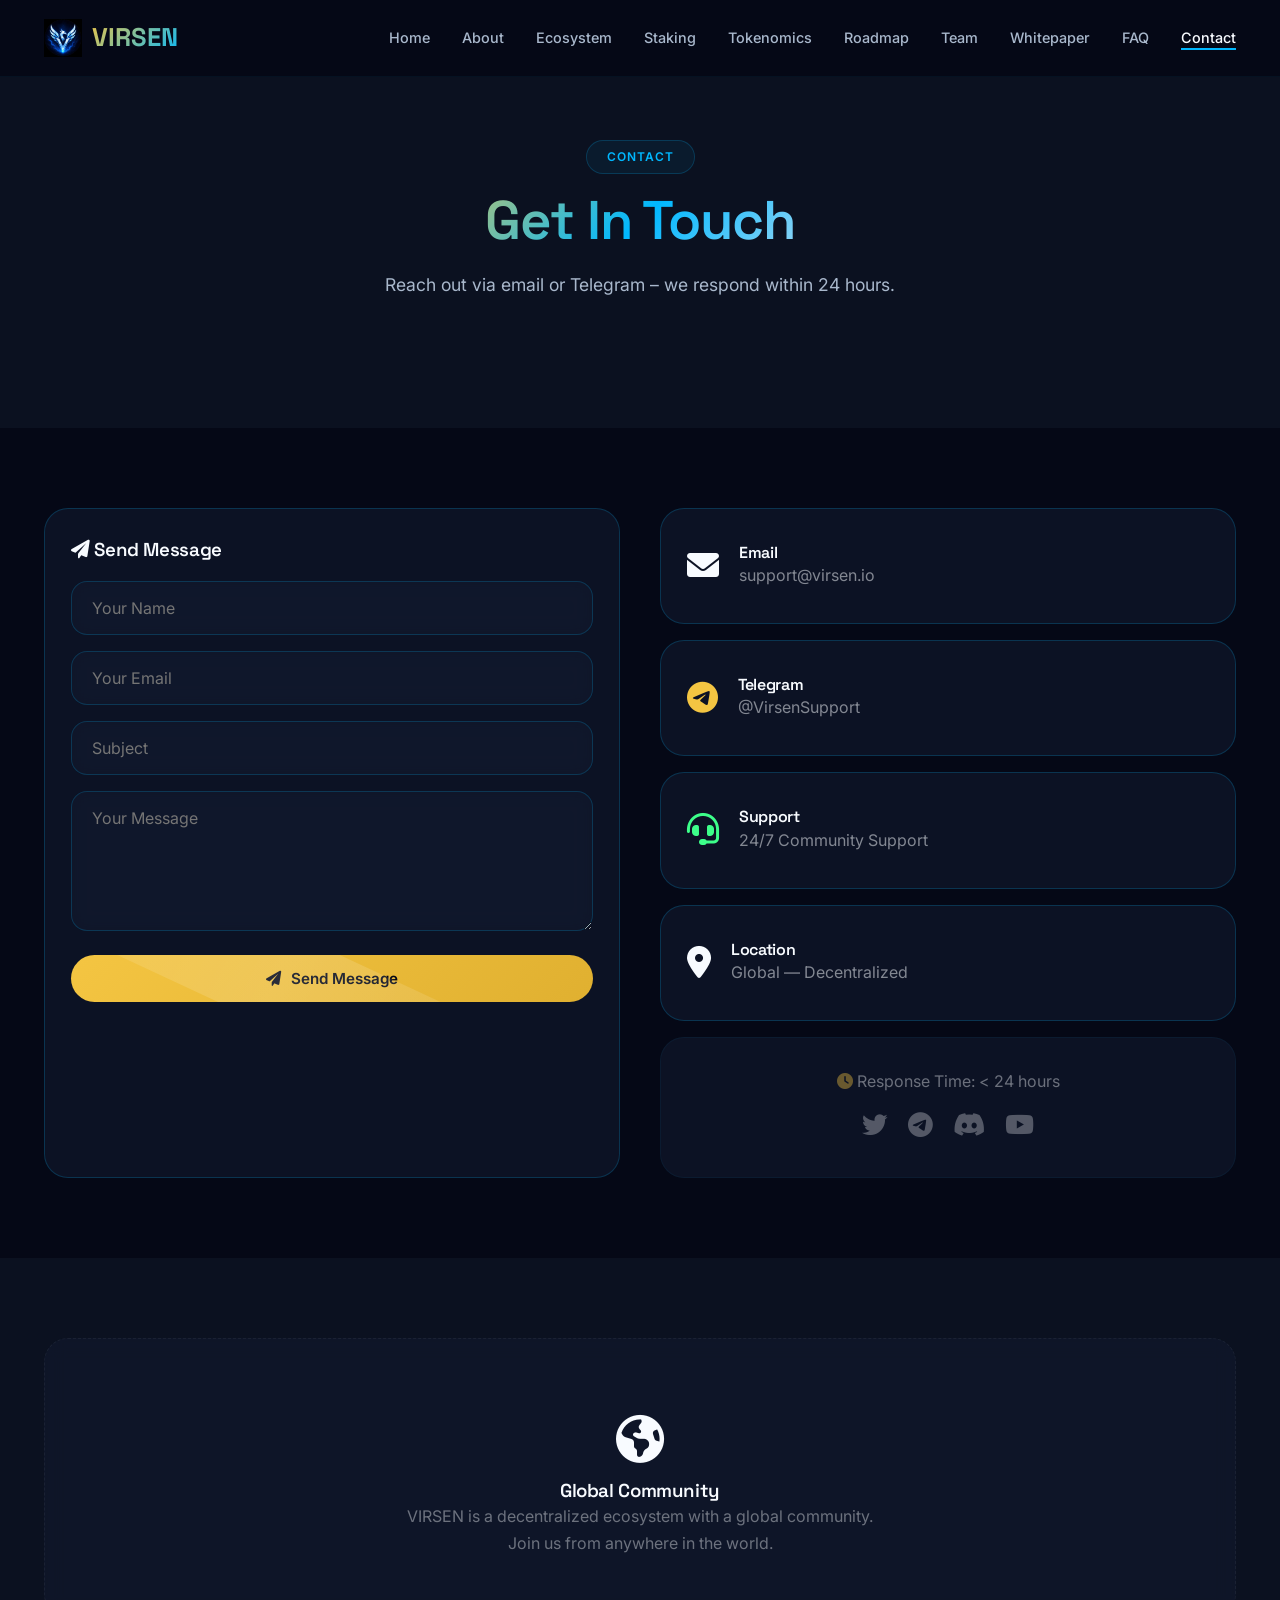
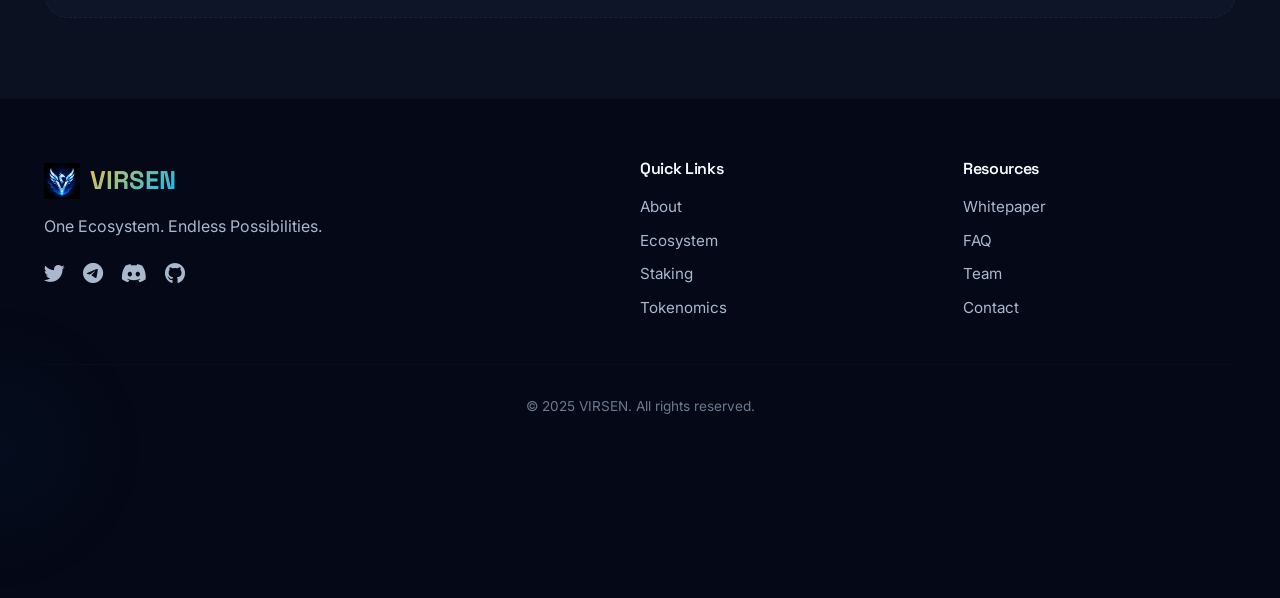
<file: contact.html>
<!DOCTYPE html>
<html lang="en">
<head>
    <meta charset="UTF-8" />
    <meta name="viewport" content="width=device-width, initial-scale=1.0" />
    <title>Contact — VIRSEN</title>
    <link rel="preconnect" href="https://fonts.googleapis.com" />
    <link rel="preconnect" href="https://fonts.gstatic.com" crossorigin />
    <link href="https://fonts.googleapis.com/css2?family=Space+Grotesk:wght@400;500;600;700&family=Inter:wght@400;500;600;700&display=swap" rel="stylesheet" />
    <link rel="stylesheet" href="https://cdnjs.cloudflare.com/ajax/libs/font-awesome/6.0.0-beta3/css/all.min.css" />
    <link rel="stylesheet" href="assets/css/style.css" />
    <link rel="icon" href="assets/images/logo-virsen.png" type="image/png" />
</head>
<body>

    <nav class="navbar" id="navbar">
        <div class="container">
            <a href="index.html" class="logo">
                <img src="assets/images/logo-virsen.png" alt="VIRSEN Logo" />
                <span class="logo-text">VIRSEN</span>
            </a>
            <ul class="nav-links" id="navLinks">
                <li><a href="index.html">Home</a></li>
                <li><a href="about.html">About</a></li>
                <li><a href="ecosystem.html">Ecosystem</a></li>
                <li><a href="staking.html">Staking</a></li>
                <li><a href="tokenomics.html">Tokenomics</a></li>
                <li><a href="roadmap.html">Roadmap</a></li>
                <li><a href="team.html">Team</a></li>
                <li><a href="whitepaper.html">Whitepaper</a></li>
                <li><a href="faq.html">FAQ</a></li>
                <li><a href="contact.html" class="active">Contact</a></li>
            </ul>
            <button class="hamburger" id="hamburger"><i class="fas fa-bars"></i></button>
        </div>
    </nav>

    <!-- Contact Hero -->
    <section style="padding-top:140px;min-height:30vh;display:flex;align-items:center;text-align:center;">
        <div class="container">
            <div class="section-badge">Contact</div>
            <h1 class="section-title">Get In <span class="text-blue">Touch</span></h1>
            <p class="section-sub">Reach out via email or Telegram – we respond within 24 hours.</p>
        </div>
    </section>

    <!-- Contact Form & Info -->
    <section style="background:var(--secondary);">
        <div class="container">
            <div style="display:grid;grid-template-columns:1fr 1fr;gap:40px;">
                <div>
                    <div class="card-premium" style="height:100%;">
                        <h3><i class="fas fa-paper-plane text-blue"></i> Send Message</h3>
                        <form class="contact-form" style="margin-top:20px;">
                            <input type="text" placeholder="Your Name" />
                            <input type="email" placeholder="Your Email" />
                            <input type="text" placeholder="Subject" />
                            <textarea placeholder="Your Message"></textarea>
                            <button type="submit" class="btn btn-primary" style="width:100%;justify-content:center;">
                                <i class="fas fa-paper-plane"></i> Send Message
                            </button>
                        </form>
                    </div>
                </div>
                <div>
                    <div style="display:grid;gap:16px;">
                        <div class="card-premium" style="display:flex;align-items:center;gap:20px;">
                            <div style="font-size:2rem;color:var(--blue);"><i class="fas fa-envelope"></i></div>
                            <div><h4>Email</h4><p style="opacity:0.5;">support@virsen.io</p></div>
                        </div>
                        <div class="card-premium" style="display:flex;align-items:center;gap:20px;">
                            <div style="font-size:2rem;color:var(--gold);"><i class="fab fa-telegram"></i></div>
                            <div><h4>Telegram</h4><p style="opacity:0.5;">@VirsenSupport</p></div>
                        </div>
                        <div class="card-premium" style="display:flex;align-items:center;gap:20px;">
                            <div style="font-size:2rem;color:var(--green);"><i class="fas fa-headset"></i></div>
                            <div><h4>Support</h4><p style="opacity:0.5;">24/7 Community Support</p></div>
                        </div>
                        <div class="card-premium" style="display:flex;align-items:center;gap:20px;">
                            <div style="font-size:2rem;color:var(--blue);"><i class="fas fa-map-marker-alt"></i></div>
                            <div><h4>Location</h4><p style="opacity:0.5;">Global — Decentralized</p></div>
                        </div>
                    </div>
                    <div class="card-premium" style="margin-top:16px;text-align:center;border:1px solid rgba(0,184,255,0.05);">
                        <p style="opacity:0.4;"><i class="fas fa-clock text-gold"></i> Response Time: &lt; 24 hours</p>
                        <div style="display:flex;gap:20px;justify-content:center;font-size:1.6rem;margin-top:8px;">
                            <a href="#" style="opacity:0.3;"><i class="fab fa-twitter"></i></a>
                            <a href="#" style="opacity:0.3;"><i class="fab fa-telegram"></i></a>
                            <a href="#" style="opacity:0.3;"><i class="fab fa-discord"></i></a>
                            <a href="#" style="opacity:0.3;"><i class="fab fa-youtube"></i></a>
                        </div>
                    </div>
                </div>
            </div>
        </div>
    </section>

    <!-- Map Placeholder -->
    <section>
        <div class="container">
            <div class="card-premium" style="text-align:center;padding:60px 20px;border:1px dashed rgba(255,255,255,0.05);">
                <div style="font-size:3rem;color:var(--blue);"><i class="fas fa-globe-americas"></i></div>
                <h3>Global Community</h3>
                <p style="opacity:0.4;">VIRSEN is a decentralized ecosystem with a global community.<br />Join us from anywhere in the world.</p>
            </div>
        </div>
    </section>

    <footer class="footer">
        <div class="container">
            <div class="footer-grid">
                <div class="footer-brand">
                    <a href="index.html" class="logo">
                        <img src="assets/images/logo-virsen.png" alt="VIRSEN" style="height:36px;" />
                        <span class="logo-text">VIRSEN</span>
                    </a>
                    <p>One Ecosystem. Endless Possibilities.</p>
                    <div class="footer-social">
                        <a href="#"><i class="fab fa-twitter"></i></a>
                        <a href="#"><i class="fab fa-telegram"></i></a>
                        <a href="#"><i class="fab fa-discord"></i></a>
                        <a href="#"><i class="fab fa-github"></i></a>
                    </div>
                </div>
                <div class="footer-links">
                    <h4>Quick Links</h4>
                    <ul>
                        <li><a href="about.html">About</a></li>
                        <li><a href="ecosystem.html">Ecosystem</a></li>
                        <li><a href="staking.html">Staking</a></li>
                        <li><a href="tokenomics.html">Tokenomics</a></li>
                    </ul>
                </div>
                <div class="footer-links">
                    <h4>Resources</h4>
                    <ul>
                        <li><a href="whitepaper.html">Whitepaper</a></li>
                        <li><a href="faq.html">FAQ</a></li>
                        <li><a href="team.html">Team</a></li>
                        <li><a href="contact.html">Contact</a></li>
                    </ul>
                </div>
            </div>
            <div class="footer-copy">&copy; 2025 VIRSEN. All rights reserved.</div>
        </div>
    </footer>

    <button class="back-top" id="backTop"><i class="fas fa-arrow-up"></i></button>
    <script src="assets/js/main.js"></script>
</body>
</html>
</file>
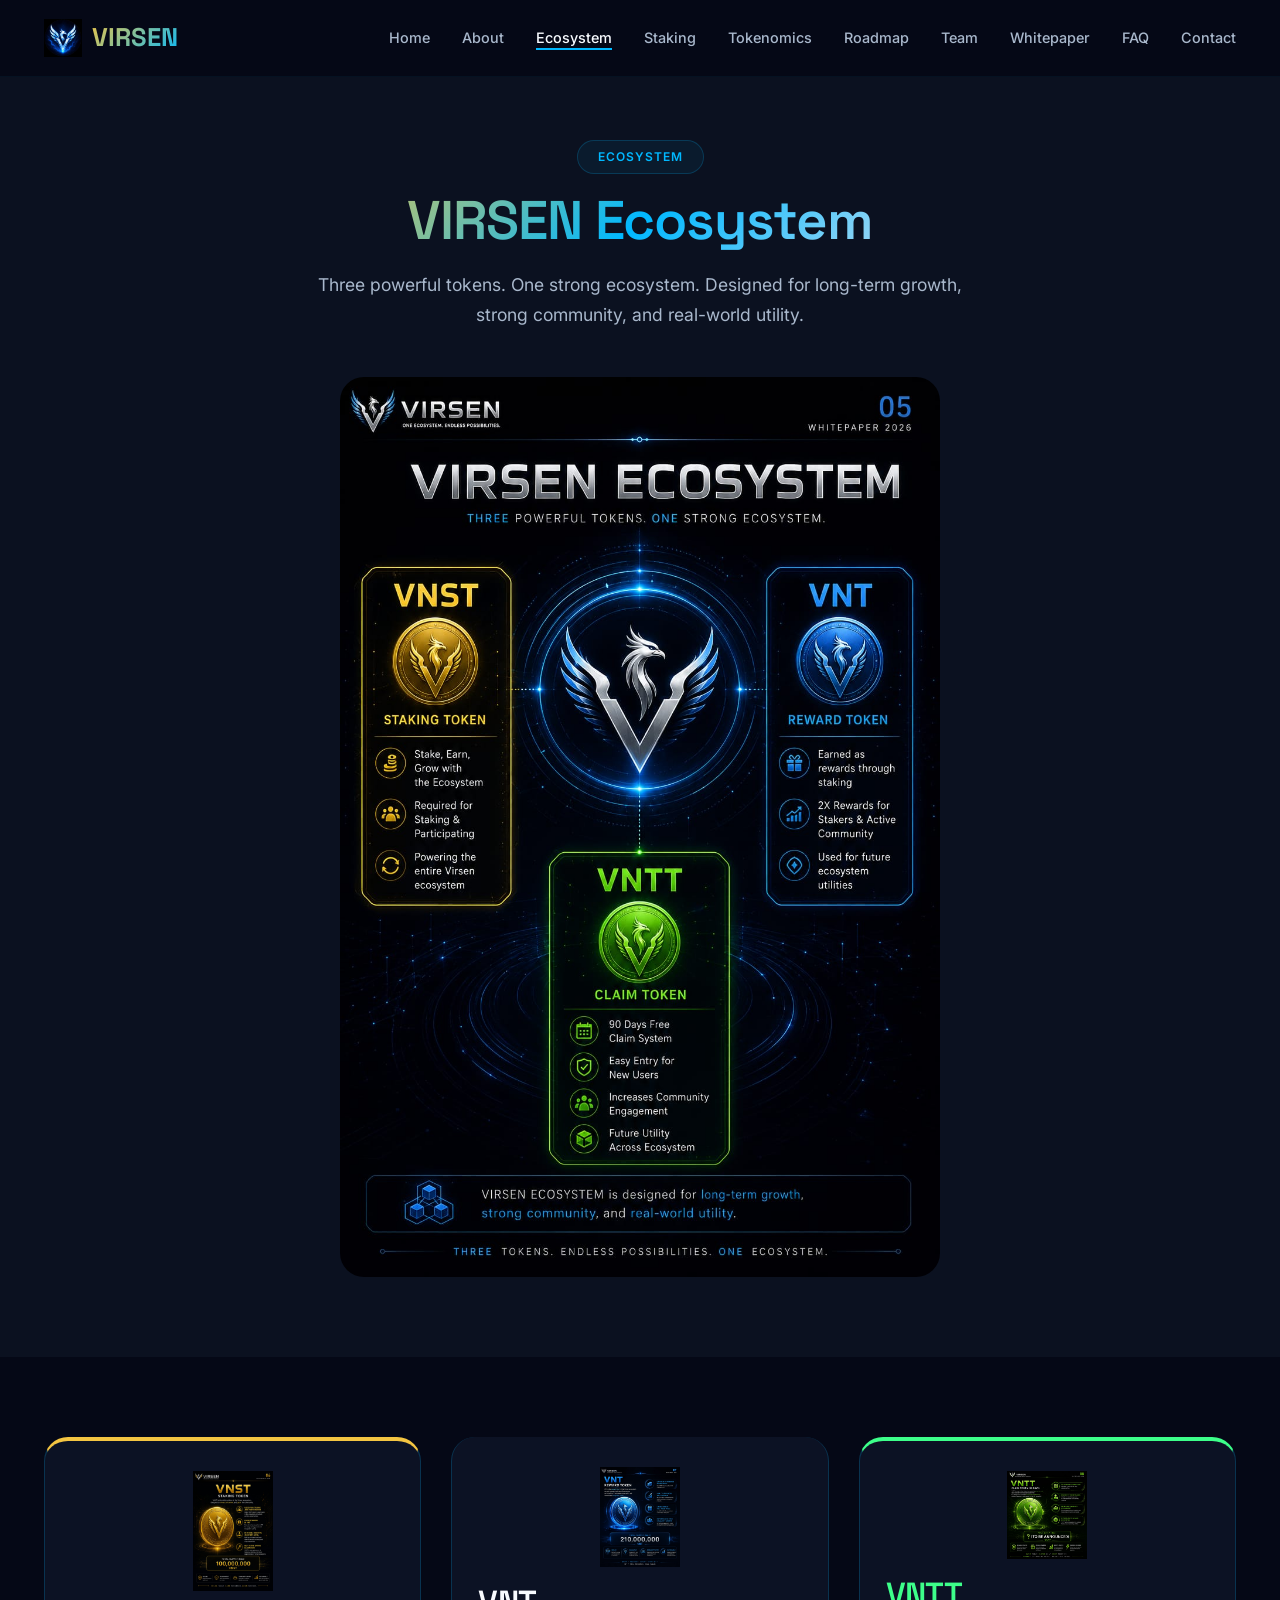
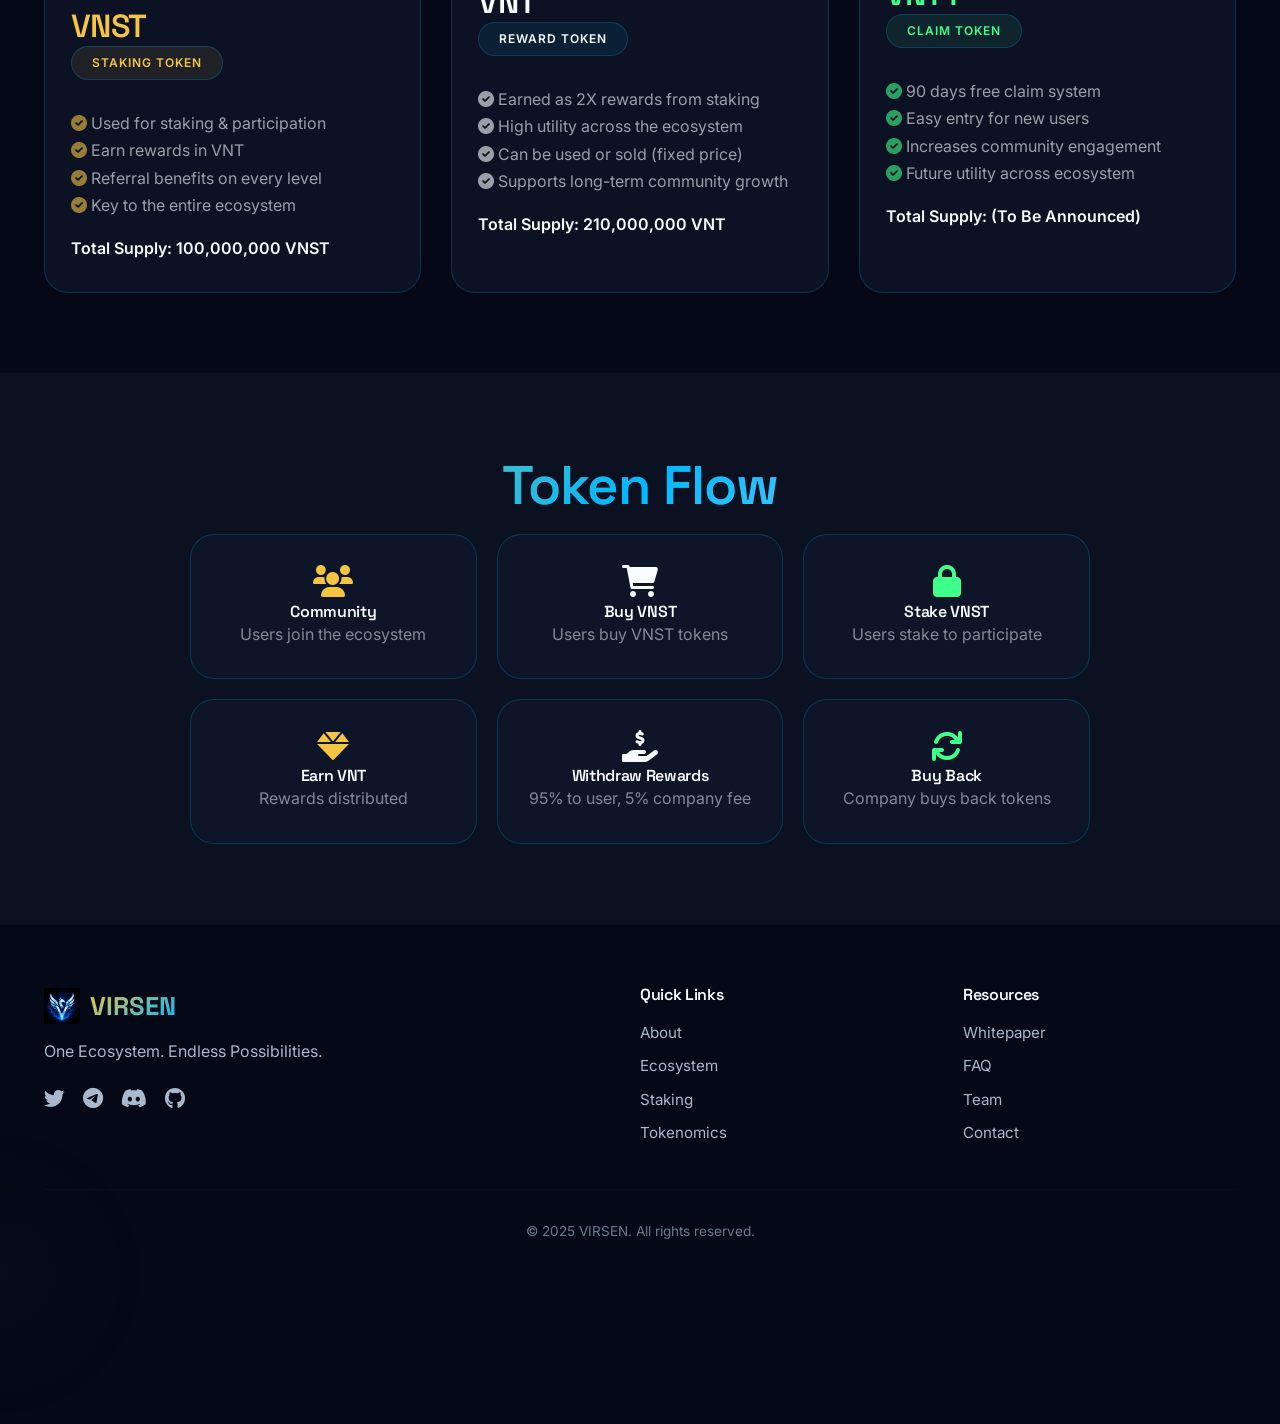
<file: ecosystem.html>
<!DOCTYPE html>
<html lang="en">
<head>
    <meta charset="UTF-8" />
    <meta name="viewport" content="width=device-width, initial-scale=1.0" />
    <title>Ecosystem — VIRSEN</title>
    <link rel="preconnect" href="https://fonts.googleapis.com" />
    <link rel="preconnect" href="https://fonts.gstatic.com" crossorigin />
    <link href="https://fonts.googleapis.com/css2?family=Space+Grotesk:wght@400;500;600;700&family=Inter:wght@400;500;600;700&display=swap" rel="stylesheet" />
    <link rel="stylesheet" href="https://cdnjs.cloudflare.com/ajax/libs/font-awesome/6.0.0-beta3/css/all.min.css" />
    <link rel="stylesheet" href="assets/css/style.css" />
    <link rel="icon" href="assets/images/logo-virsen.png" type="image/png" />
</head>
<body>

    <nav class="navbar" id="navbar">
        <div class="container">
            <a href="index.html" class="logo">
                <img src="assets/images/logo-virsen.png" alt="VIRSEN Logo" />
                <span class="logo-text">VIRSEN</span>
            </a>
            <ul class="nav-links" id="navLinks">
                <li><a href="index.html">Home</a></li>
                <li><a href="about.html">About</a></li>
                <li><a href="ecosystem.html" class="active">Ecosystem</a></li>
                <li><a href="staking.html">Staking</a></li>
                <li><a href="tokenomics.html">Tokenomics</a></li>
                <li><a href="roadmap.html">Roadmap</a></li>
                <li><a href="team.html">Team</a></li>
                <li><a href="whitepaper.html">Whitepaper</a></li>
                <li><a href="faq.html">FAQ</a></li>
                <li><a href="contact.html">Contact</a></li>
            </ul>
            <button class="hamburger" id="hamburger"><i class="fas fa-bars"></i></button>
        </div>
    </nav>

    <!-- Ecosystem Hero -->
    <section style="padding-top:140px;min-height:50vh;display:flex;align-items:center;text-align:center;">
        <div class="container">
            <div class="section-badge">Ecosystem</div>
            <h1 class="section-title">VIRSEN <span class="text-gold">Ecosystem</span></h1>
            <p class="section-sub" style="max-width:700px;">Three powerful tokens. One strong ecosystem. Designed for long-term growth, strong community, and real-world utility.</p>
            <img src="assets/images/ecosystem-overview.png" alt="Ecosystem Overview" style="max-width:600px;margin:40px auto 0;border-radius:var(--radius-card);box-shadow:var(--shadow-dark);" />
        </div>
    </section>

    <!-- Token Details -->
    <section style="background:var(--secondary);">
        <div class="container">
            <div style="display:grid;grid-template-columns:1fr 1fr 1fr;gap:30px;">
                <!-- VNST -->
                <div class="card-premium reveal" style="border-top:4px solid var(--gold);">
                    <img src="assets/images/vnst-token.png" alt="VNST" style="max-width:80px;margin:0 auto 16px;" />
                    <h2 style="color:var(--gold);font-size:2rem;">VNST</h2>
                    <div class="section-badge" style="background:rgba(255,213,74,0.08);color:var(--gold);">Staking Token</div>
                    <ul style="list-style:none;margin-top:16px;text-align:left;opacity:0.6;">
                        <li><i class="fas fa-check-circle text-gold"></i> Used for staking &amp; participation</li>
                        <li><i class="fas fa-check-circle text-gold"></i> Earn rewards in VNT</li>
                        <li><i class="fas fa-check-circle text-gold"></i> Referral benefits on every level</li>
                        <li><i class="fas fa-check-circle text-gold"></i> Key to the entire ecosystem</li>
                    </ul>
                    <p style="margin-top:16px;font-weight:600;">Total Supply: 100,000,000 VNST</p>
                </div>

                <!-- VNT -->
                <div class="card-premium reveal" style="border-top:4px solid var(--blue);">
                    <img src="assets/images/vnt-token.png" alt="VNT" style="max-width:80px;margin:0 auto 16px;" />
                    <h2 style="color:var(--blue);font-size:2rem;">VNT</h2>
                    <div class="section-badge" style="background:rgba(0,184,255,0.08);color:var(--blue);">Reward Token</div>
                    <ul style="list-style:none;margin-top:16px;text-align:left;opacity:0.6;">
                        <li><i class="fas fa-check-circle text-blue"></i> Earned as 2X rewards from staking</li>
                        <li><i class="fas fa-check-circle text-blue"></i> High utility across the ecosystem</li>
                        <li><i class="fas fa-check-circle text-blue"></i> Can be used or sold (fixed price)</li>
                        <li><i class="fas fa-check-circle text-blue"></i> Supports long-term community growth</li>
                    </ul>
                    <p style="margin-top:16px;font-weight:600;">Total Supply: 210,000,000 VNT</p>
                </div>

                <!-- VNTT -->
                <div class="card-premium reveal" style="border-top:4px solid var(--green);">
                    <img src="assets/images/vntt-token.png" alt="VNTT" style="max-width:80px;margin:0 auto 16px;" />
                    <h2 style="color:var(--green);font-size:2rem;">VNTT</h2>
                    <div class="section-badge" style="background:rgba(50,255,146,0.08);color:var(--green);">Claim Token</div>
                    <ul style="list-style:none;margin-top:16px;text-align:left;opacity:0.6;">
                        <li><i class="fas fa-check-circle text-green"></i> 90 days free claim system</li>
                        <li><i class="fas fa-check-circle text-green"></i> Easy entry for new users</li>
                        <li><i class="fas fa-check-circle text-green"></i> Increases community engagement</li>
                        <li><i class="fas fa-check-circle text-green"></i> Future utility across ecosystem</li>
                    </ul>
                    <p style="margin-top:16px;font-weight:600;">Total Supply: (To Be Announced)</p>
                </div>
            </div>
        </div>
    </section>

    <!-- Ecosystem Flow -->
    <section>
        <div class="container" style="text-align:center;">
            <h2 class="section-title">Token <span class="text-blue">Flow</span></h2>
            <div style="display:grid;grid-template-columns:repeat(3,1fr);gap:20px;max-width:900px;margin:0 auto;">
                <div class="card-premium reveal"><i class="fas fa-users fa-2x text-gold"></i><h4>Community</h4><p style="opacity:0.5;">Users join the ecosystem</p></div>
                <div class="card-premium reveal"><i class="fas fa-shopping-cart fa-2x text-blue"></i><h4>Buy VNST</h4><p style="opacity:0.5;">Users buy VNST tokens</p></div>
                <div class="card-premium reveal"><i class="fas fa-lock fa-2x text-green"></i><h4>Stake VNST</h4><p style="opacity:0.5;">Users stake to participate</p></div>
                <div class="card-premium reveal"><i class="fas fa-gem fa-2x text-gold"></i><h4>Earn VNT</h4><p style="opacity:0.5;">Rewards distributed</p></div>
                <div class="card-premium reveal"><i class="fas fa-hand-holding-usd fa-2x text-blue"></i><h4>Withdraw Rewards</h4><p style="opacity:0.5;">95% to user, 5% company fee</p></div>
                <div class="card-premium reveal"><i class="fas fa-sync fa-2x text-green"></i><h4>Buy Back</h4><p style="opacity:0.5;">Company buys back tokens</p></div>
            </div>
        </div>
    </section>

    <footer class="footer">
        <div class="container">
            <div class="footer-grid">
                <div class="footer-brand">
                    <a href="index.html" class="logo">
                        <img src="assets/images/logo-virsen.png" alt="VIRSEN" style="height:36px;" />
                        <span class="logo-text">VIRSEN</span>
                    </a>
                    <p>One Ecosystem. Endless Possibilities.</p>
                    <div class="footer-social">
                        <a href="#"><i class="fab fa-twitter"></i></a>
                        <a href="#"><i class="fab fa-telegram"></i></a>
                        <a href="#"><i class="fab fa-discord"></i></a>
                        <a href="#"><i class="fab fa-github"></i></a>
                    </div>
                </div>
                <div class="footer-links">
                    <h4>Quick Links</h4>
                    <ul>
                        <li><a href="about.html">About</a></li>
                        <li><a href="ecosystem.html">Ecosystem</a></li>
                        <li><a href="staking.html">Staking</a></li>
                        <li><a href="tokenomics.html">Tokenomics</a></li>
                    </ul>
                </div>
                <div class="footer-links">
                    <h4>Resources</h4>
                    <ul>
                        <li><a href="whitepaper.html">Whitepaper</a></li>
                        <li><a href="faq.html">FAQ</a></li>
                        <li><a href="team.html">Team</a></li>
                        <li><a href="contact.html">Contact</a></li>
                    </ul>
                </div>
            </div>
            <div class="footer-copy">&copy; 2025 VIRSEN. All rights reserved.</div>
        </div>
    </footer>

    <button class="back-top" id="backTop"><i class="fas fa-arrow-up"></i></button>
    <script src="assets/js/main.js"></script>
</body>
</html>
</file>
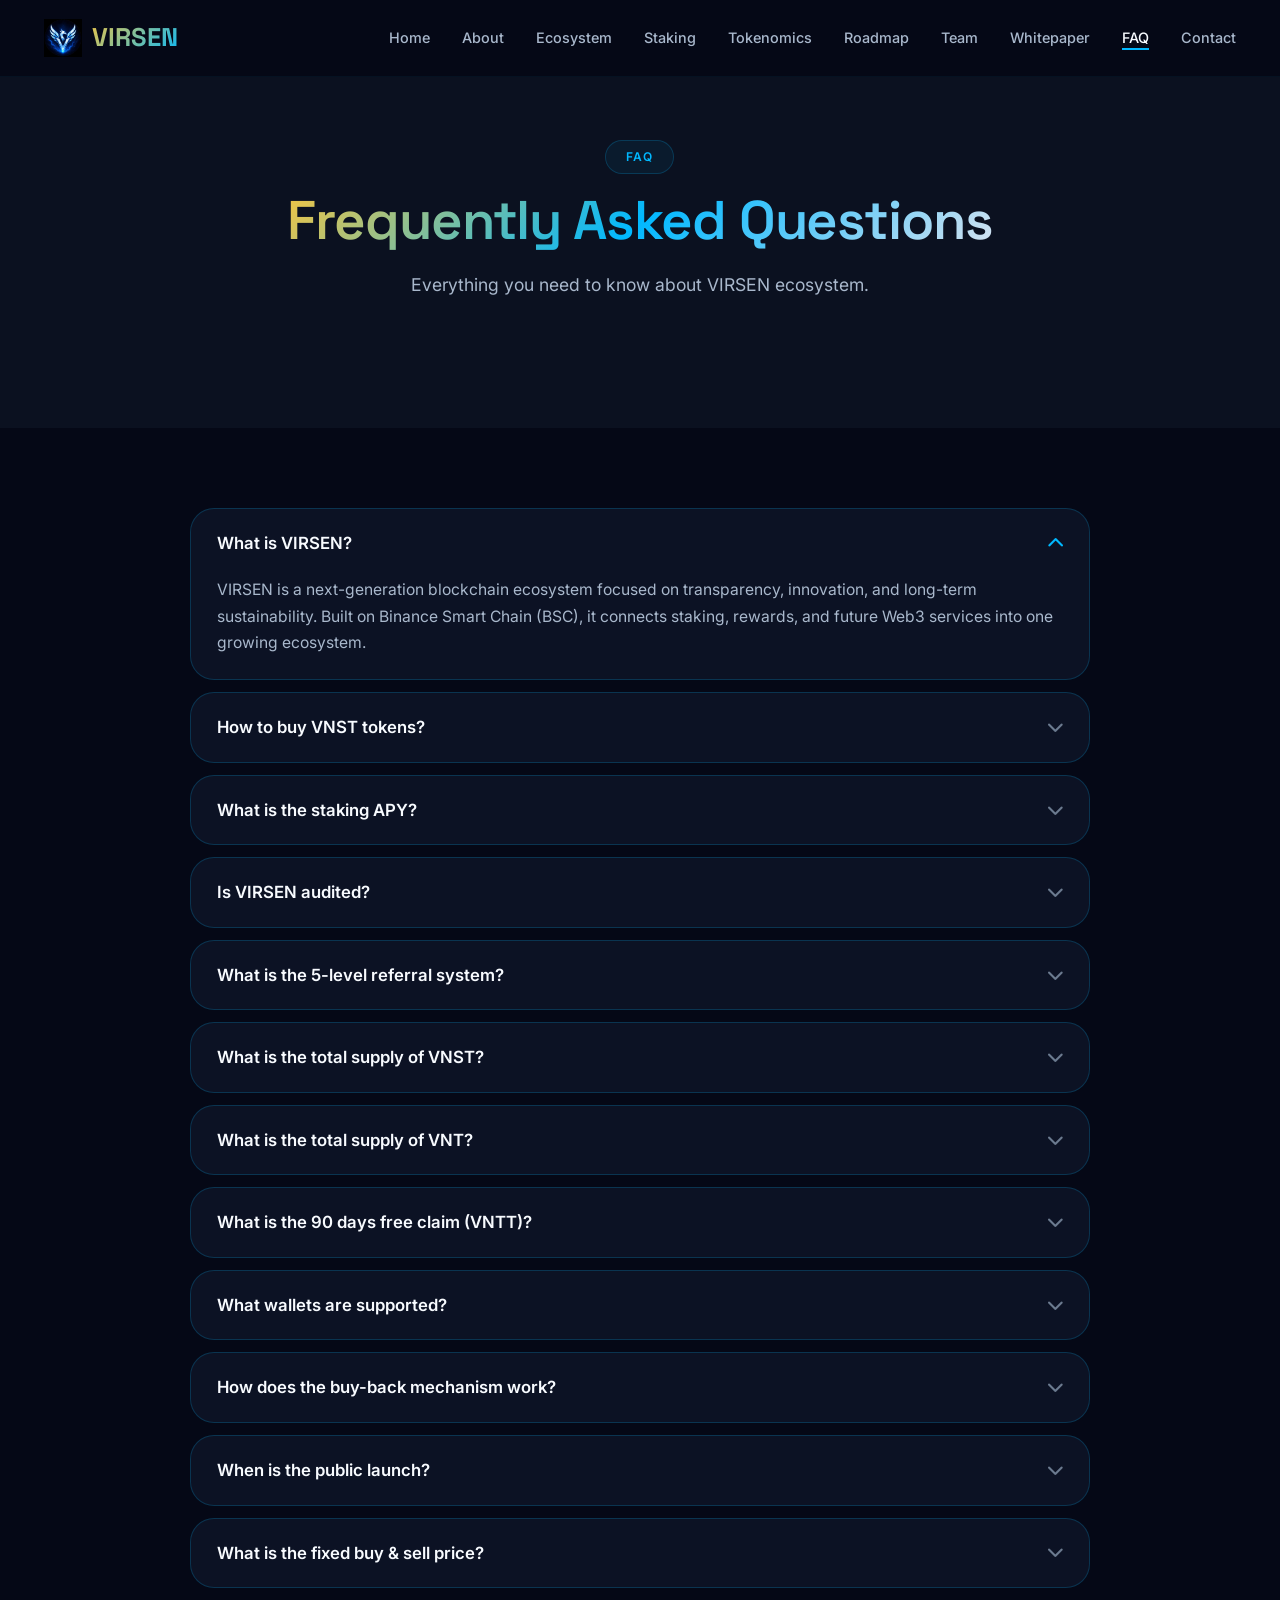
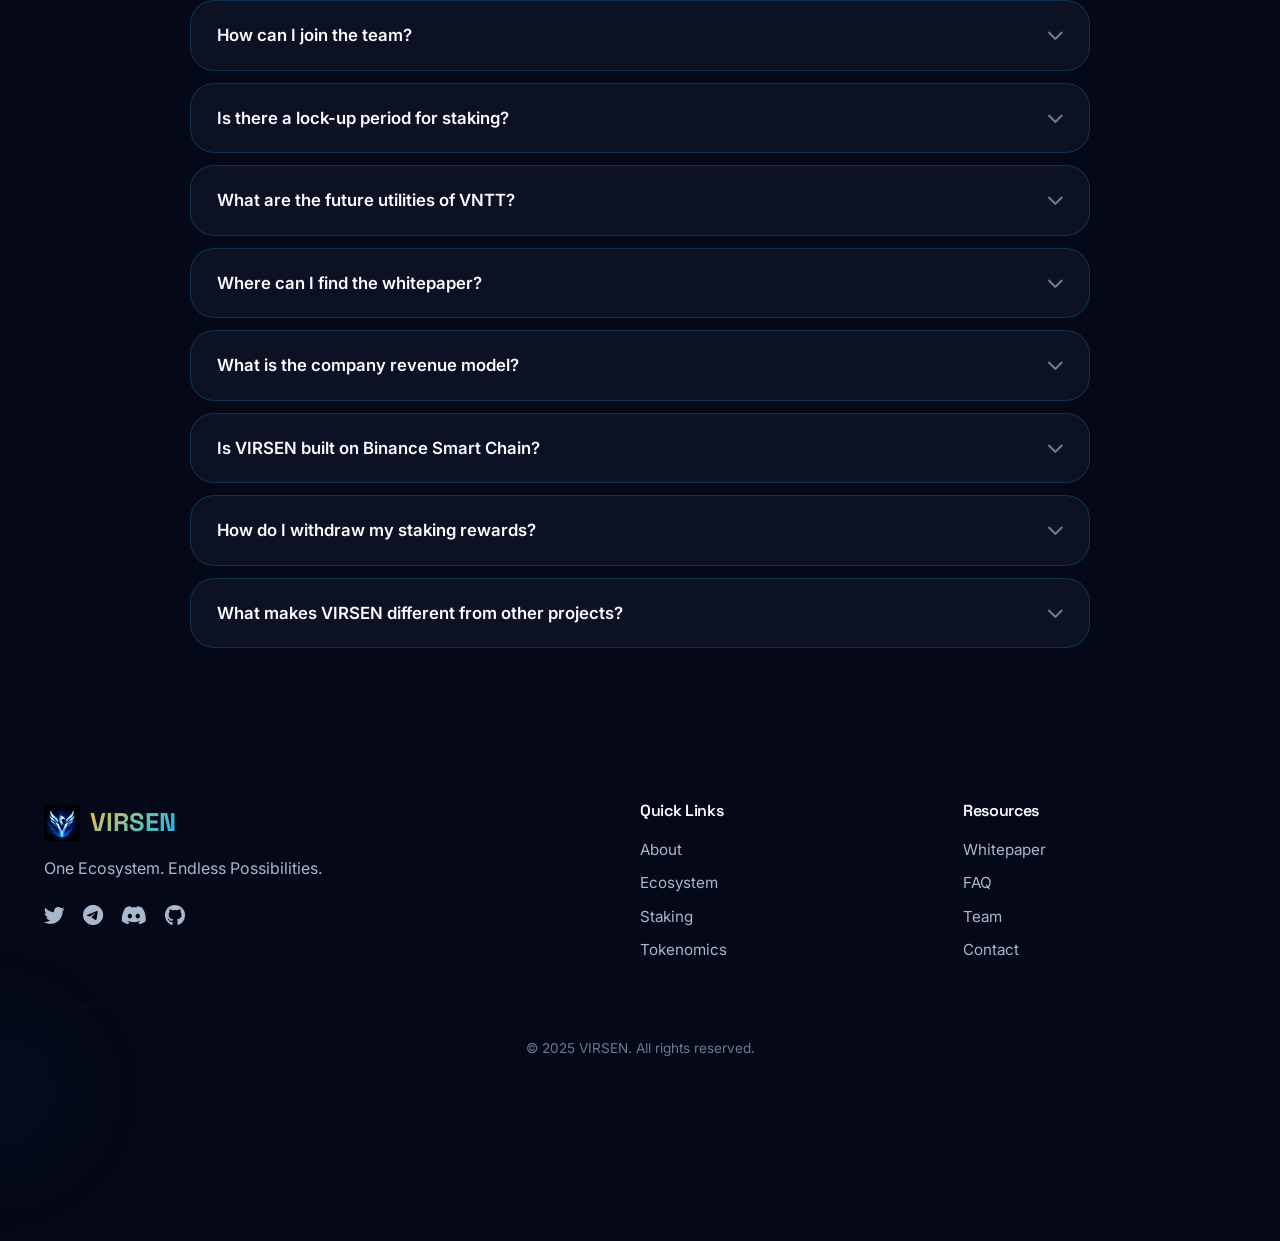
<file: faq.html>
<!DOCTYPE html>
<html lang="en">
<head>
    <meta charset="UTF-8" />
    <meta name="viewport" content="width=device-width, initial-scale=1.0" />
    <title>FAQ — VIRSEN</title>
    <link rel="preconnect" href="https://fonts.googleapis.com" />
    <link rel="preconnect" href="https://fonts.gstatic.com" crossorigin />
    <link href="https://fonts.googleapis.com/css2?family=Space+Grotesk:wght@400;500;600;700&family=Inter:wght@400;500;600;700&display=swap" rel="stylesheet" />
    <link rel="stylesheet" href="https://cdnjs.cloudflare.com/ajax/libs/font-awesome/6.0.0-beta3/css/all.min.css" />
    <link rel="stylesheet" href="assets/css/style.css" />
    <link rel="icon" href="assets/images/logo-virsen.png" type="image/png" />
</head>
<body>

    <nav class="navbar" id="navbar">
        <div class="container">
            <a href="index.html" class="logo">
                <img src="assets/images/logo-virsen.png" alt="VIRSEN Logo" />
                <span class="logo-text">VIRSEN</span>
            </a>
            <ul class="nav-links" id="navLinks">
                <li><a href="index.html">Home</a></li>
                <li><a href="about.html">About</a></li>
                <li><a href="ecosystem.html">Ecosystem</a></li>
                <li><a href="staking.html">Staking</a></li>
                <li><a href="tokenomics.html">Tokenomics</a></li>
                <li><a href="roadmap.html">Roadmap</a></li>
                <li><a href="team.html">Team</a></li>
                <li><a href="whitepaper.html">Whitepaper</a></li>
                <li><a href="faq.html" class="active">FAQ</a></li>
                <li><a href="contact.html">Contact</a></li>
            </ul>
            <button class="hamburger" id="hamburger"><i class="fas fa-bars"></i></button>
        </div>
    </nav>

    <!-- FAQ Hero -->
    <section style="padding-top:140px;min-height:30vh;display:flex;align-items:center;text-align:center;">
        <div class="container">
            <div class="section-badge">FAQ</div>
            <h1 class="section-title">Frequently Asked <span class="text-gold">Questions</span></h1>
            <p class="section-sub">Everything you need to know about VIRSEN ecosystem.</p>
        </div>
    </section>

    <!-- FAQ List -->
    <section style="background:var(--secondary);">
        <div class="container">
            <div class="faq-list" style="max-width:900px;">
                <div class="faq-item active">
                    <div class="faq-question">What is VIRSEN? <i class="fas fa-chevron-down"></i></div>
                    <div class="faq-answer">VIRSEN is a next-generation blockchain ecosystem focused on transparency, innovation, and long-term sustainability. Built on Binance Smart Chain (BSC), it connects staking, rewards, and future Web3 services into one growing ecosystem.</div>
                </div>
                <div class="faq-item">
                    <div class="faq-question">How to buy VNST tokens? <i class="fas fa-chevron-down"></i></div>
                    <div class="faq-answer">You can buy VNST tokens from PancakeSwap or through our partner exchanges (coming soon). Connect your wallet and swap BNB or USDT for VNST. Always verify the contract address.</div>
                </div>
                <div class="faq-item">
                    <div class="faq-question">What is the staking APY? <i class="fas fa-chevron-down"></i></div>
                    <div class="faq-answer">Staking APY ranges from 12% to 28% depending on the pool and lock period. You earn 2X rewards in VNT for staking your VNST tokens. Flexible staking is also available.</div>
                </div>
                <div class="faq-item">
                    <div class="faq-question">Is VIRSEN audited? <i class="fas fa-chevron-down"></i></div>
                    <div class="faq-answer">Yes, our smart contracts are built with industry best practices and security standards. We prioritize security and transparency. Full audit reports will be published.</div>
                </div>
                <div class="faq-item">
                    <div class="faq-question">What is the 5-level referral system? <i class="fas fa-chevron-down"></i></div>
                    <div class="faq-answer">You earn referral rewards across 5 levels: 5% (Level 1), 3% (Level 2), 2% (Level 3), 1% (Level 4), and 1% (Level 5) on your downline's staking rewards. Build your network and earn.</div>
                </div>
                <div class="faq-item">
                    <div class="faq-question">What is the total supply of VNST? <i class="fas fa-chevron-down"></i></div>
                    <div class="faq-answer">The total supply of VNST is 100,000,000. 100% community owned with no tokens reserved for the company at launch. All tokens are in circulation.</div>
                </div>
                <div class="faq-item">
                    <div class="faq-question">What is the total supply of VNT? <i class="fas fa-chevron-down"></i></div>
                    <div class="faq-answer">The total supply of VNT is 210,000,000. VNT is used for staking rewards and is distributed to users based on staking and ecosystem activity.</div>
                </div>
                <div class="faq-item">
                    <div class="faq-question">What is the 90 days free claim (VNTT)? <i class="fas fa-chevron-down"></i></div>
                    <div class="faq-answer">VNTT is a claim token that allows users to claim daily rewards for 90 days absolutely free. It's designed to increase community engagement, onboard new users, and expand the ecosystem.</div>
                </div>
                <div class="faq-item">
                    <div class="faq-question">What wallets are supported? <i class="fas fa-chevron-down"></i></div>
                    <div class="faq-answer">We support MetaMask, TrustWallet, and WalletConnect. You can connect any BSC-compatible wallet to stake and claim rewards.</div>
                </div>
                <div class="faq-item">
                    <div class="faq-question">How does the buy-back mechanism work? <i class="fas fa-chevron-down"></i></div>
                    <div class="faq-answer">The company uses 5% withdrawal fee to buy back reward tokens from the market, which helps maintain token value and ensures ecosystem sustainability. All transactions are transparent.</div>
                </div>
                <div class="faq-item">
                    <div class="faq-question">When is the public launch? <i class="fas fa-chevron-down"></i></div>
                    <div class="faq-answer">The public launch is scheduled for 2025 with a DEX listing. Follow our social channels for exact dates and announcements. Private sale is currently open.</div>
                </div>
                <div class="faq-item">
                    <div class="faq-question">What is the fixed buy &amp; sell price? <i class="fas fa-chevron-down"></i></div>
                    <div class="faq-answer">VNST has a fixed price of 0.10 USDT. This ensures no price manipulation and fair trading for everyone in the community.</div>
                </div>
                <div class="faq-item">
                    <div class="faq-question">How can I join the team? <i class="fas fa-chevron-down"></i></div>
                    <div class="faq-answer">We are actively hiring! Check our careers page or reach out via Telegram. We're looking for developers, marketers, and community managers.</div>
                </div>
                <div class="faq-item">
                    <div class="faq-question">Is there a lock-up period for staking? <i class="fas fa-chevron-down"></i></div>
                    <div class="faq-answer">Staking pools have flexible and locked options. Flexible staking has lower APY, while locked staking (30, 90, 180 days) offers higher rewards.</div>
                </div>
                <div class="faq-item">
                    <div class="faq-question">What are the future utilities of VNTT? <i class="fas fa-chevron-down"></i></div>
                    <div class="faq-answer">VNTT will be integrated into multiple features including NFT marketplace, gaming ecosystem, and upcoming utilities. The total supply will be announced soon.</div>
                </div>
                <div class="faq-item">
                    <div class="faq-question">Where can I find the whitepaper? <i class="fas fa-chevron-down"></i></div>
                    <div class="faq-answer">You can download the VIRSEN Whitepaper 2026 from the whitepaper page. It's available in PDF format and covers all aspects of the ecosystem.</div>
                </div>
                <div class="faq-item">
                    <div class="faq-question">What is the company revenue model? <i class="fas fa-chevron-down"></i></div>
                    <div class="faq-answer">The company earns a 5% withdrawal fee on every reward withdrawal. This fee is used for buy-back of reward tokens, which supports ecosystem sustainability.</div>
                </div>
                <div class="faq-item">
                    <div class="faq-question">Is VIRSEN built on Binance Smart Chain? <i class="fas fa-chevron-down"></i></div>
                    <div class="faq-answer">Yes, VIRSEN is built on Binance Smart Chain (BSC) for fast transactions, low fees, and wide adoption. BSC provides a secure and scalable foundation.</div>
                </div>
                <div class="faq-item">
                    <div class="faq-question">How do I withdraw my staking rewards? <i class="fas fa-chevron-down"></i></div>
                    <div class="faq-answer">You can withdraw your VNT rewards anytime from the staking dashboard. A 5% fee is applied, and the remaining 95% goes directly to your wallet.</div>
                </div>
                <div class="faq-item">
                    <div class="faq-question">What makes VIRSEN different from other projects? <i class="fas fa-chevron-down"></i></div>
                    <div class="faq-answer">VIRSEN is 100% community owned with no hidden supply. We offer real utility, 2X rewards, 5-level referral system, 90 days free claim, and complete transparency on-chain.</div>
                </div>
            </div>
        </div>
    </section>

    <footer class="footer">
        <div class="container">
            <div class="footer-grid">
                <div class="footer-brand">
                    <a href="index.html" class="logo">
                        <img src="assets/images/logo-virsen.png" alt="VIRSEN" style="height:36px;" />
                        <span class="logo-text">VIRSEN</span>
                    </a>
                    <p>One Ecosystem. Endless Possibilities.</p>
                    <div class="footer-social">
                        <a href="#"><i class="fab fa-twitter"></i></a>
                        <a href="#"><i class="fab fa-telegram"></i></a>
                        <a href="#"><i class="fab fa-discord"></i></a>
                        <a href="#"><i class="fab fa-github"></i></a>
                    </div>
                </div>
                <div class="footer-links">
                    <h4>Quick Links</h4>
                    <ul>
                        <li><a href="about.html">About</a></li>
                        <li><a href="ecosystem.html">Ecosystem</a></li>
                        <li><a href="staking.html">Staking</a></li>
                        <li><a href="tokenomics.html">Tokenomics</a></li>
                    </ul>
                </div>
                <div class="footer-links">
                    <h4>Resources</h4>
                    <ul>
                        <li><a href="whitepaper.html">Whitepaper</a></li>
                        <li><a href="faq.html">FAQ</a></li>
                        <li><a href="team.html">Team</a></li>
                        <li><a href="contact.html">Contact</a></li>
                    </ul>
                </div>
            </div>
            <div class="footer-copy">&copy; 2025 VIRSEN. All rights reserved.</div>
        </div>
    </footer>

    <button class="back-top" id="backTop"><i class="fas fa-arrow-up"></i></button>
    <script src="assets/js/main.js"></script>
</body>
</html>
</file>
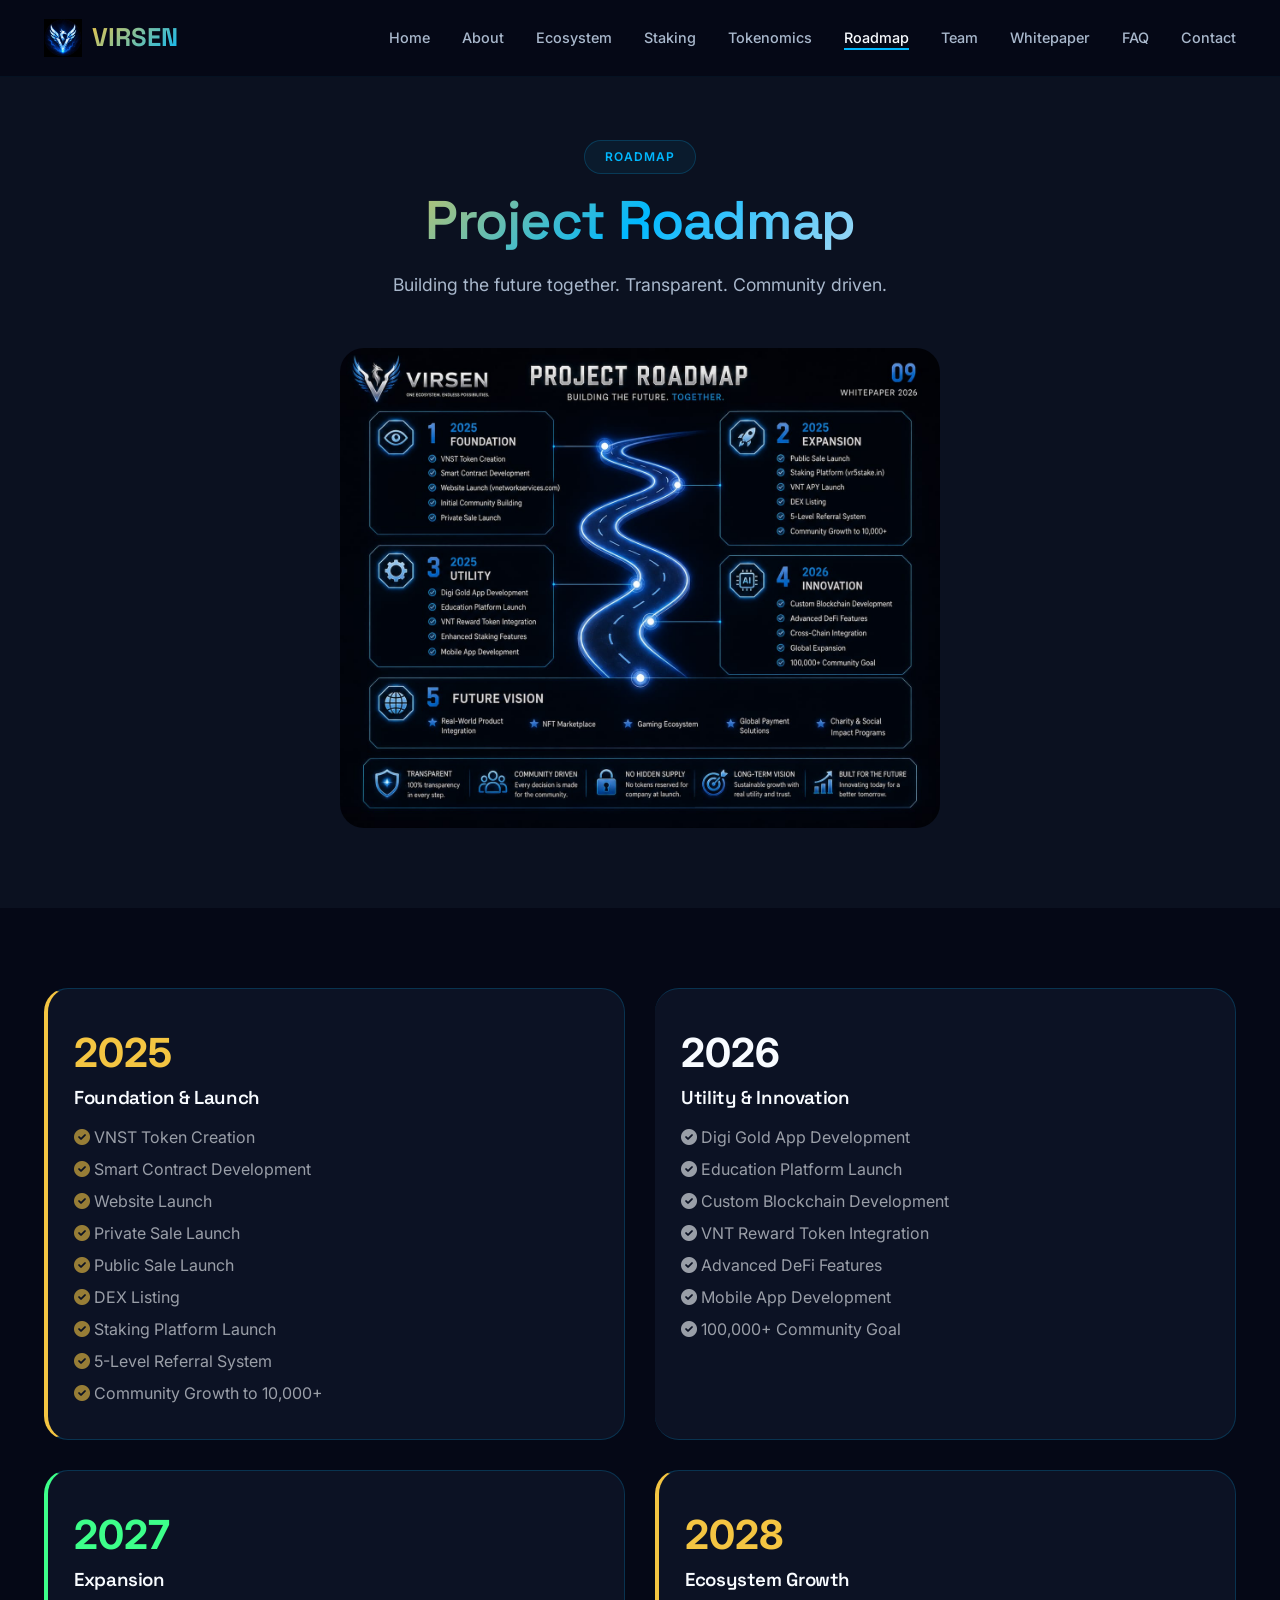
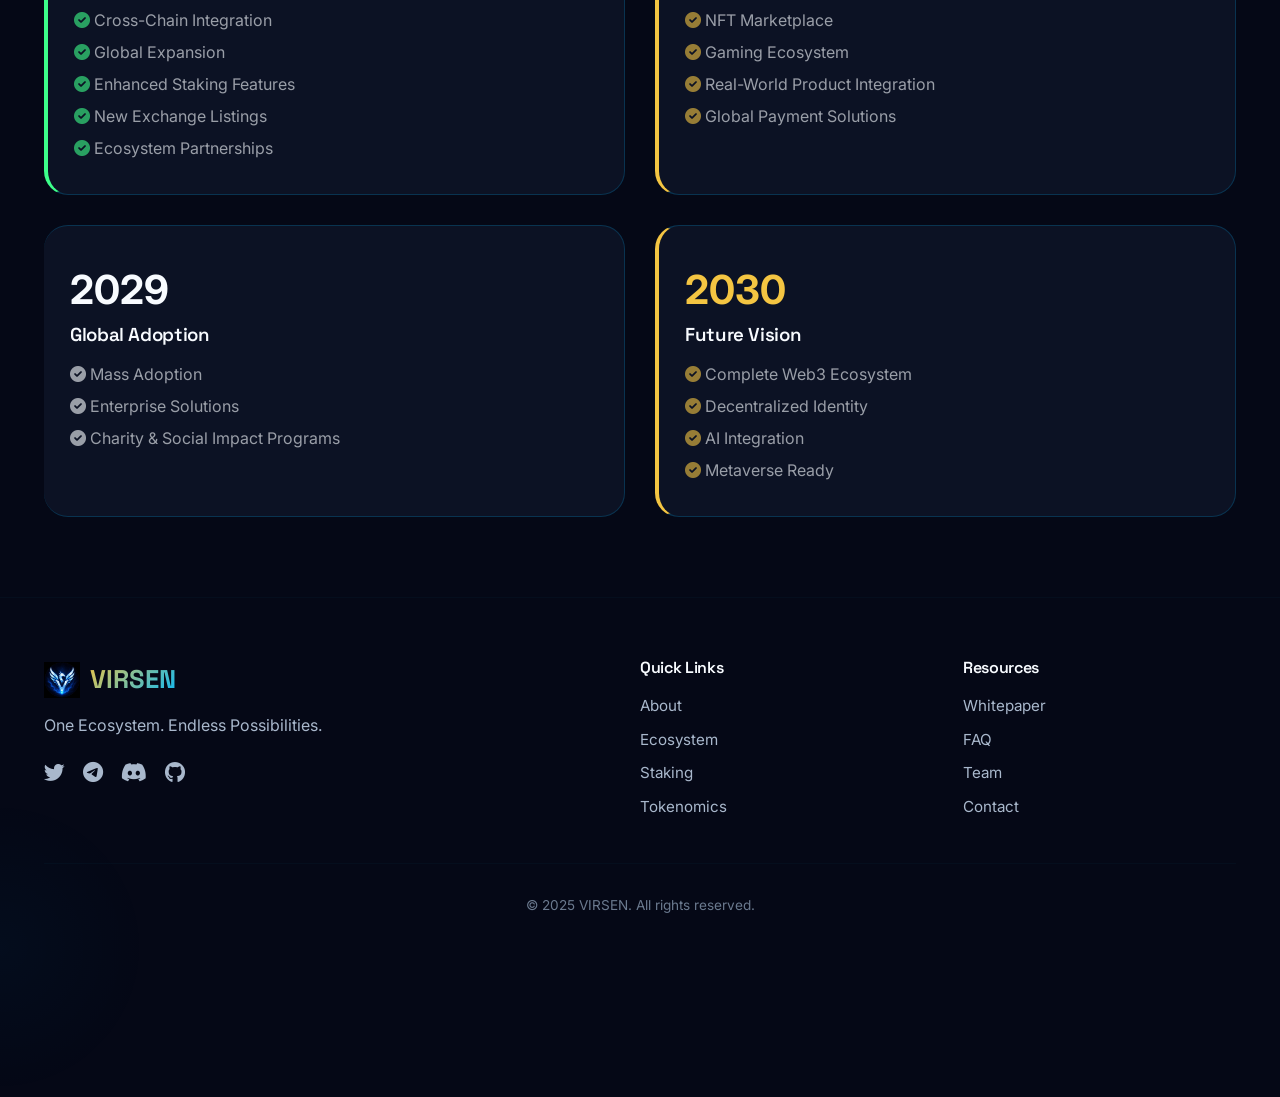
<file: roadmap.html>
<!DOCTYPE html>
<html lang="en">
<head>
    <meta charset="UTF-8" />
    <meta name="viewport" content="width=device-width, initial-scale=1.0" />
    <title>Roadmap — VIRSEN</title>
    <link rel="preconnect" href="https://fonts.googleapis.com" />
    <link rel="preconnect" href="https://fonts.gstatic.com" crossorigin />
    <link href="https://fonts.googleapis.com/css2?family=Space+Grotesk:wght@400;500;600;700&family=Inter:wght@400;500;600;700&display=swap" rel="stylesheet" />
    <link rel="stylesheet" href="https://cdnjs.cloudflare.com/ajax/libs/font-awesome/6.0.0-beta3/css/all.min.css" />
    <link rel="stylesheet" href="assets/css/style.css" />
    <link rel="icon" href="assets/images/logo-virsen.png" type="image/png" />
</head>
<body>

    <nav class="navbar" id="navbar">
        <div class="container">
            <a href="index.html" class="logo">
                <img src="assets/images/logo-virsen.png" alt="VIRSEN Logo" />
                <span class="logo-text">VIRSEN</span>
            </a>
            <ul class="nav-links" id="navLinks">
                <li><a href="index.html">Home</a></li>
                <li><a href="about.html">About</a></li>
                <li><a href="ecosystem.html">Ecosystem</a></li>
                <li><a href="staking.html">Staking</a></li>
                <li><a href="tokenomics.html">Tokenomics</a></li>
                <li><a href="roadmap.html" class="active">Roadmap</a></li>
                <li><a href="team.html">Team</a></li>
                <li><a href="whitepaper.html">Whitepaper</a></li>
                <li><a href="faq.html">FAQ</a></li>
                <li><a href="contact.html">Contact</a></li>
            </ul>
            <button class="hamburger" id="hamburger"><i class="fas fa-bars"></i></button>
        </div>
    </nav>

    <!-- Roadmap Hero -->
    <section style="padding-top:140px;min-height:40vh;display:flex;align-items:center;text-align:center;">
        <div class="container">
            <div class="section-badge">Roadmap</div>
            <h1 class="section-title">Project <span class="text-gold">Roadmap</span></h1>
            <p class="section-sub">Building the future together. Transparent. Community driven.</p>
            <img src="assets/images/roadmap-timeline.png" alt="Roadmap" style="max-width:600px;margin:30px auto 0;border-radius:var(--radius-card);box-shadow:var(--shadow-dark);" />
        </div>
    </section>

    <!-- Timeline -->
    <section style="background:var(--secondary);">
        <div class="container">
            <div style="display:grid;grid-template-columns:1fr 1fr;gap:30px;">
                <!-- 2025 -->
                <div class="card-premium reveal" style="border-left:4px solid var(--gold);">
                    <div style="font-size:2.5rem;font-weight:700;color:var(--gold);">2025</div>
                    <h3>Foundation &amp; Launch</h3>
                    <ul style="list-style:none;margin-top:12px;opacity:0.6;line-height:2;">
                        <li><i class="fas fa-check-circle text-gold"></i> VNST Token Creation</li>
                        <li><i class="fas fa-check-circle text-gold"></i> Smart Contract Development</li>
                        <li><i class="fas fa-check-circle text-gold"></i> Website Launch</li>
                        <li><i class="fas fa-check-circle text-gold"></i> Private Sale Launch</li>
                        <li><i class="fas fa-check-circle text-gold"></i> Public Sale Launch</li>
                        <li><i class="fas fa-check-circle text-gold"></i> DEX Listing</li>
                        <li><i class="fas fa-check-circle text-gold"></i> Staking Platform Launch</li>
                        <li><i class="fas fa-check-circle text-gold"></i> 5-Level Referral System</li>
                        <li><i class="fas fa-check-circle text-gold"></i> Community Growth to 10,000+</li>
                    </ul>
                </div>

                <!-- 2026 -->
                <div class="card-premium reveal" style="border-left:4px solid var(--blue);">
                    <div style="font-size:2.5rem;font-weight:700;color:var(--blue);">2026</div>
                    <h3>Utility &amp; Innovation</h3>
                    <ul style="list-style:none;margin-top:12px;opacity:0.6;line-height:2;">
                        <li><i class="fas fa-check-circle text-blue"></i> Digi Gold App Development</li>
                        <li><i class="fas fa-check-circle text-blue"></i> Education Platform Launch</li>
                        <li><i class="fas fa-check-circle text-blue"></i> Custom Blockchain Development</li>
                        <li><i class="fas fa-check-circle text-blue"></i> VNT Reward Token Integration</li>
                        <li><i class="fas fa-check-circle text-blue"></i> Advanced DeFi Features</li>
                        <li><i class="fas fa-check-circle text-blue"></i> Mobile App Development</li>
                        <li><i class="fas fa-check-circle text-blue"></i> 100,000+ Community Goal</li>
                    </ul>
                </div>

                <!-- 2027 -->
                <div class="card-premium reveal" style="border-left:4px solid var(--green);">
                    <div style="font-size:2.5rem;font-weight:700;color:var(--green);">2027</div>
                    <h3>Expansion</h3>
                    <ul style="list-style:none;margin-top:12px;opacity:0.6;line-height:2;">
                        <li><i class="fas fa-check-circle text-green"></i> Cross-Chain Integration</li>
                        <li><i class="fas fa-check-circle text-green"></i> Global Expansion</li>
                        <li><i class="fas fa-check-circle text-green"></i> Enhanced Staking Features</li>
                        <li><i class="fas fa-check-circle text-green"></i> New Exchange Listings</li>
                        <li><i class="fas fa-check-circle text-green"></i> Ecosystem Partnerships</li>
                    </ul>
                </div>

                <!-- 2028 -->
                <div class="card-premium reveal" style="border-left:4px solid var(--gold);">
                    <div style="font-size:2.5rem;font-weight:700;color:var(--gold);">2028</div>
                    <h3>Ecosystem Growth</h3>
                    <ul style="list-style:none;margin-top:12px;opacity:0.6;line-height:2;">
                        <li><i class="fas fa-check-circle text-gold"></i> NFT Marketplace</li>
                        <li><i class="fas fa-check-circle text-gold"></i> Gaming Ecosystem</li>
                        <li><i class="fas fa-check-circle text-gold"></i> Real-World Product Integration</li>
                        <li><i class="fas fa-check-circle text-gold"></i> Global Payment Solutions</li>
                    </ul>
                </div>

                <!-- 2029 -->
                <div class="card-premium reveal" style="border-left:4px solid var(--blue);">
                    <div style="font-size:2.5rem;font-weight:700;color:var(--blue);">2029</div>
                    <h3>Global Adoption</h3>
                    <ul style="list-style:none;margin-top:12px;opacity:0.6;line-height:2;">
                        <li><i class="fas fa-check-circle text-blue"></i> Mass Adoption</li>
                        <li><i class="fas fa-check-circle text-blue"></i> Enterprise Solutions</li>
                        <li><i class="fas fa-check-circle text-blue"></i> Charity &amp; Social Impact Programs</li>
                    </ul>
                </div>

                <!-- 2030 -->
                <div class="card-premium reveal" style="border-left:4px solid var(--gold);">
                    <div style="font-size:2.5rem;font-weight:700;color:var(--gold);">2030</div>
                    <h3>Future Vision</h3>
                    <ul style="list-style:none;margin-top:12px;opacity:0.6;line-height:2;">
                        <li><i class="fas fa-check-circle text-gold"></i> Complete Web3 Ecosystem</li>
                        <li><i class="fas fa-check-circle text-gold"></i> Decentralized Identity</li>
                        <li><i class="fas fa-check-circle text-gold"></i> AI Integration</li>
                        <li><i class="fas fa-check-circle text-gold"></i> Metaverse Ready</li>
                    </ul>
                </div>
            </div>
        </div>
    </section>

    <footer class="footer">
        <div class="container">
            <div class="footer-grid">
                <div class="footer-brand">
                    <a href="index.html" class="logo">
                        <img src="assets/images/logo-virsen.png" alt="VIRSEN" style="height:36px;" />
                        <span class="logo-text">VIRSEN</span>
                    </a>
                    <p>One Ecosystem. Endless Possibilities.</p>
                    <div class="footer-social">
                        <a href="#"><i class="fab fa-twitter"></i></a>
                        <a href="#"><i class="fab fa-telegram"></i></a>
                        <a href="#"><i class="fab fa-discord"></i></a>
                        <a href="#"><i class="fab fa-github"></i></a>
                    </div>
                </div>
                <div class="footer-links">
                    <h4>Quick Links</h4>
                    <ul>
                        <li><a href="about.html">About</a></li>
                        <li><a href="ecosystem.html">Ecosystem</a></li>
                        <li><a href="staking.html">Staking</a></li>
                        <li><a href="tokenomics.html">Tokenomics</a></li>
                    </ul>
                </div>
                <div class="footer-links">
                    <h4>Resources</h4>
                    <ul>
                        <li><a href="whitepaper.html">Whitepaper</a></li>
                        <li><a href="faq.html">FAQ</a></li>
                        <li><a href="team.html">Team</a></li>
                        <li><a href="contact.html">Contact</a></li>
                    </ul>
                </div>
            </div>
            <div class="footer-copy">&copy; 2025 VIRSEN. All rights reserved.</div>
        </div>
    </footer>

    <button class="back-top" id="backTop"><i class="fas fa-arrow-up"></i></button>
    <script src="assets/js/main.js"></script>
</body>
</html>
</file>
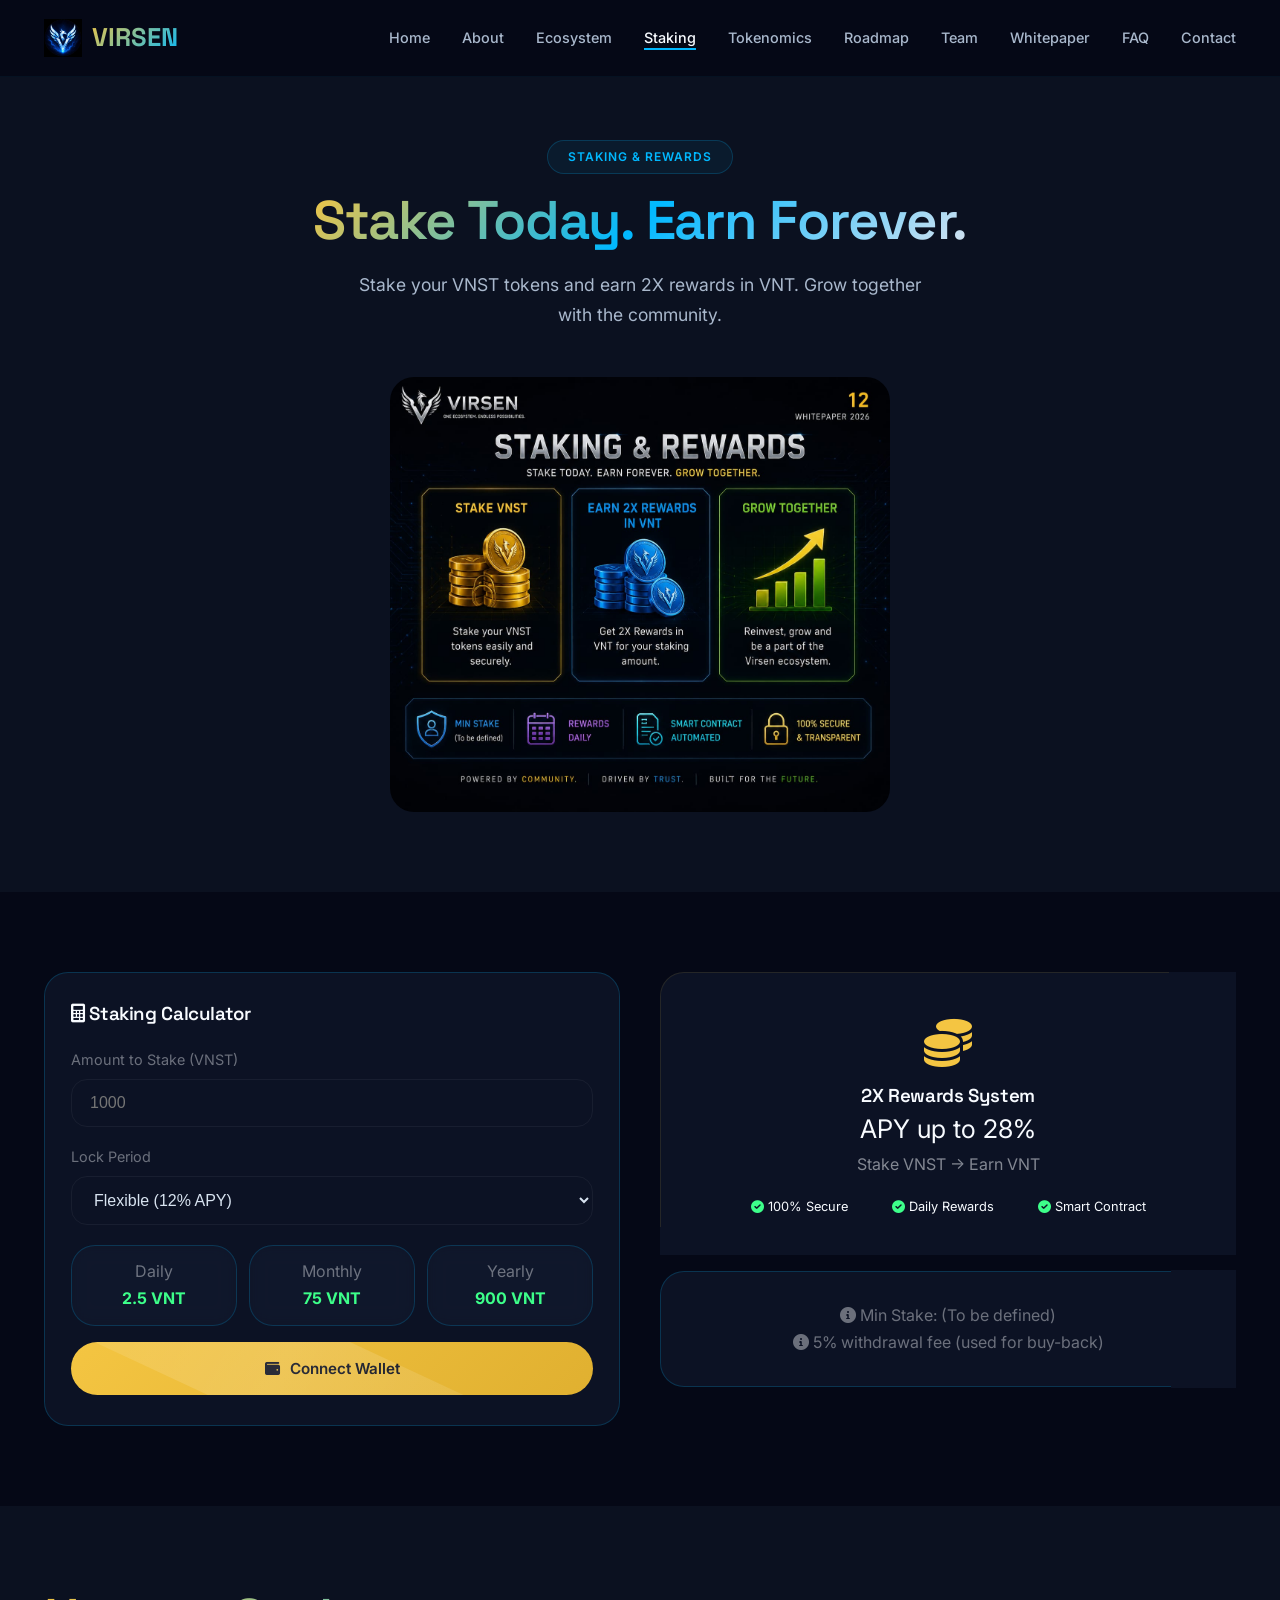
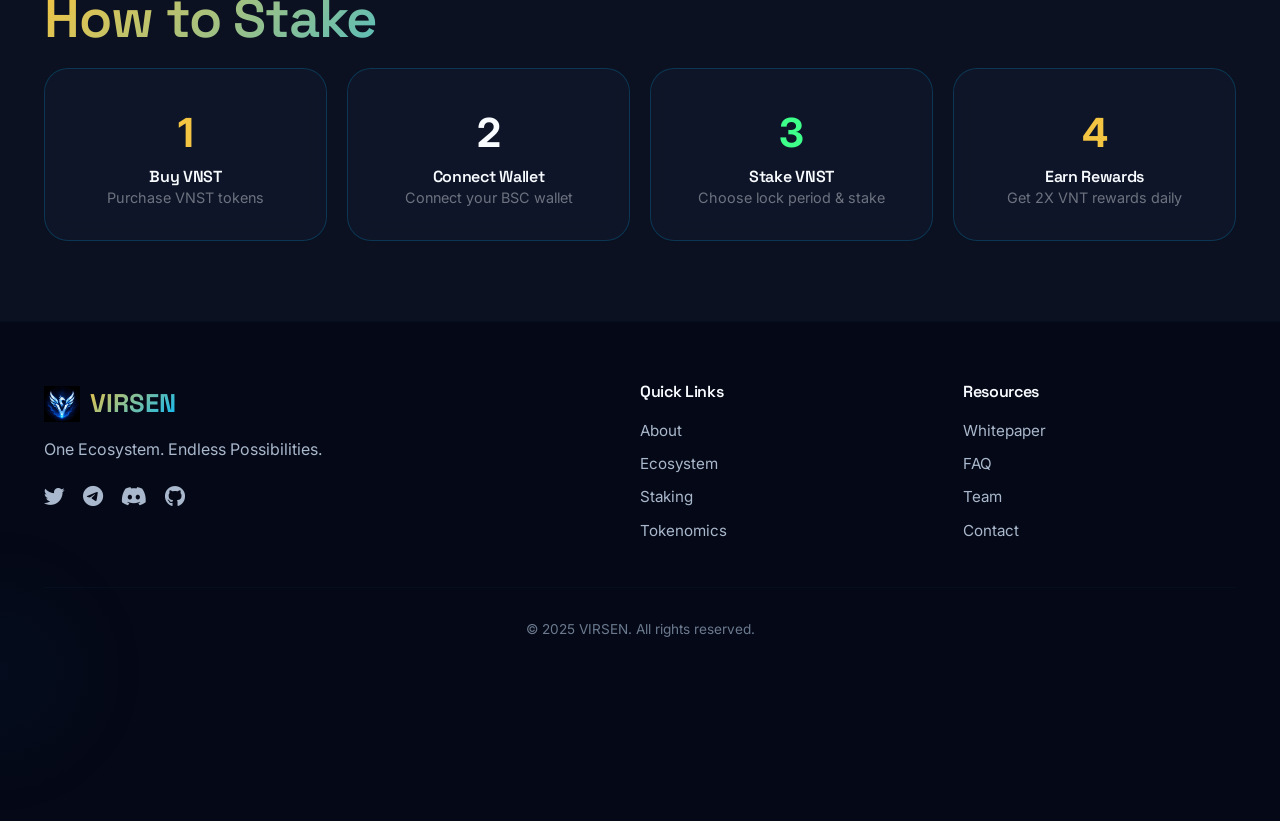
<file: staking.html>
<!DOCTYPE html>
<html lang="en">
<head>
    <meta charset="UTF-8" />
    <meta name="viewport" content="width=device-width, initial-scale=1.0" />
    <title>Staking — VIRSEN</title>
    <link rel="preconnect" href="https://fonts.googleapis.com" />
    <link rel="preconnect" href="https://fonts.gstatic.com" crossorigin />
    <link href="https://fonts.googleapis.com/css2?family=Space+Grotesk:wght@400;500;600;700&family=Inter:wght@400;500;600;700&display=swap" rel="stylesheet" />
    <link rel="stylesheet" href="https://cdnjs.cloudflare.com/ajax/libs/font-awesome/6.0.0-beta3/css/all.min.css" />
    <link rel="stylesheet" href="assets/css/style.css" />
    <link rel="icon" href="assets/images/logo-virsen.png" type="image/png" />
</head>
<body>

    <nav class="navbar" id="navbar">
        <div class="container">
            <a href="index.html" class="logo">
                <img src="assets/images/logo-virsen.png" alt="VIRSEN Logo" />
                <span class="logo-text">VIRSEN</span>
            </a>
            <ul class="nav-links" id="navLinks">
                <li><a href="index.html">Home</a></li>
                <li><a href="about.html">About</a></li>
                <li><a href="ecosystem.html">Ecosystem</a></li>
                <li><a href="staking.html" class="active">Staking</a></li>
                <li><a href="tokenomics.html">Tokenomics</a></li>
                <li><a href="roadmap.html">Roadmap</a></li>
                <li><a href="team.html">Team</a></li>
                <li><a href="whitepaper.html">Whitepaper</a></li>
                <li><a href="faq.html">FAQ</a></li>
                <li><a href="contact.html">Contact</a></li>
            </ul>
            <button class="hamburger" id="hamburger"><i class="fas fa-bars"></i></button>
        </div>
    </nav>

    <!-- Staking Hero -->
    <section style="padding-top:140px;min-height:50vh;display:flex;align-items:center;text-align:center;">
        <div class="container">
            <div class="section-badge text-gold">Staking &amp; Rewards</div>
            <h1 class="section-title">Stake Today. <span class="text-gold">Earn Forever.</span></h1>
            <p class="section-sub" style="max-width:600px;">Stake your VNST tokens and earn 2X rewards in VNT. Grow together with the community.</p>
            <img src="assets/images/staking-rewards.png" alt="Staking" style="max-width:500px;margin:30px auto 0;border-radius:var(--radius-card);box-shadow:var(--shadow-dark);" />
        </div>
    </section>

    <!-- Staking Calculator -->
    <section style="background:var(--secondary);">
        <div class="container">
            <div style="display:grid;grid-template-columns:1fr 1fr;gap:40px;align-items:start;">
                <div class="card-premium">
                    <h3><i class="fas fa-calculator text-blue"></i> Staking Calculator</h3>
                    <div style="margin-top:20px;">
                        <label style="opacity:0.4;font-size:0.9rem;">Amount to Stake (VNST)</label>
                        <input type="number" placeholder="1000" style="width:100%;padding:14px 18px;border-radius:var(--radius-input);background:var(--primary);border:1px solid rgba(255,255,255,0.05);color:var(--silver);font-size:1rem;margin-top:6px;" />
                    </div>
                    <div style="margin-top:16px;">
                        <label style="opacity:0.4;font-size:0.9rem;">Lock Period</label>
                        <select style="width:100%;padding:14px 18px;border-radius:var(--radius-input);background:var(--primary);border:1px solid rgba(255,255,255,0.05);color:var(--silver);font-size:1rem;margin-top:6px;">
                            <option>Flexible (12% APY)</option>
                            <option>30 Days (18% APY)</option>
                            <option>90 Days (24% APY)</option>
                            <option>180 Days (28% APY)</option>
                        </select>
                    </div>
                    <div style="display:grid;grid-template-columns:1fr 1fr 1fr;gap:12px;margin-top:20px;">
                        <div class="card-premium" style="padding:12px;text-align:center;"><span style="opacity:0.4;">Daily</span><br /><strong style="color:var(--green);">2.5 VNT</strong></div>
                        <div class="card-premium" style="padding:12px;text-align:center;"><span style="opacity:0.4;">Monthly</span><br /><strong style="color:var(--green);">75 VNT</strong></div>
                        <div class="card-premium" style="padding:12px;text-align:center;"><span style="opacity:0.4;">Yearly</span><br /><strong style="color:var(--green);">900 VNT</strong></div>
                    </div>
                    <a href="#" class="btn btn-primary" style="width:100%;justify-content:center;margin-top:16px;"><i class="fas fa-wallet"></i> Connect Wallet</a>
                </div>
                <div>
                    <div class="card-premium" style="text-align:center;border:1px solid rgba(255,213,74,0.1);">
                        <div style="font-size:3rem;color:var(--gold);"><i class="fas fa-coins"></i></div>
                        <h3>2X Rewards System</h3>
                        <div class="apy" style="font-size:1.6rem;">APY up to 28%</div>
                        <p style="opacity:0.5;">Stake VNST → Earn VNT</p>
                        <div style="display:flex;gap:12px;flex-wrap:wrap;justify-content:center;margin-top:12px;">
                            <span style="background:var(--primary);padding:6px 16px;border-radius:40px;font-size:0.8rem;"><i class="fas fa-check-circle text-green"></i> 100% Secure</span>
                            <span style="background:var(--primary);padding:6px 16px;border-radius:40px;font-size:0.8rem;"><i class="fas fa-check-circle text-green"></i> Daily Rewards</span>
                            <span style="background:var(--primary);padding:6px 16px;border-radius:40px;font-size:0.8rem;"><i class="fas fa-check-circle text-green"></i> Smart Contract</span>
                        </div>
                    </div>
                    <div class="card-premium" style="margin-top:16px;text-align:center;">
                        <p style="opacity:0.4;"><i class="fas fa-info-circle text-blue"></i> Min Stake: (To be defined)</p>
                        <p style="opacity:0.4;"><i class="fas fa-info-circle text-blue"></i> 5% withdrawal fee (used for buy-back)</p>
                    </div>
                </div>
            </div>
        </div>
    </section>

    <!-- Staking Steps -->
    <section>
        <div class="container">
            <h2 class="section-title">How to <span class="text-blue">Stake</span></h2>
            <div style="display:grid;grid-template-columns:repeat(4,1fr);gap:20px;">
                <div class="card-premium reveal" style="text-align:center;padding:30px 20px;">
                    <div style="font-size:2.5rem;color:var(--gold);font-weight:700;">1</div>
                    <h4>Buy VNST</h4>
                    <p style="opacity:0.4;font-size:0.9rem;">Purchase VNST tokens</p>
                </div>
                <div class="card-premium reveal" style="text-align:center;padding:30px 20px;">
                    <div style="font-size:2.5rem;color:var(--blue);font-weight:700;">2</div>
                    <h4>Connect Wallet</h4>
                    <p style="opacity:0.4;font-size:0.9rem;">Connect your BSC wallet</p>
                </div>
                <div class="card-premium reveal" style="text-align:center;padding:30px 20px;">
                    <div style="font-size:2.5rem;color:var(--green);font-weight:700;">3</div>
                    <h4>Stake VNST</h4>
                    <p style="opacity:0.4;font-size:0.9rem;">Choose lock period &amp; stake</p>
                </div>
                <div class="card-premium reveal" style="text-align:center;padding:30px 20px;">
                    <div style="font-size:2.5rem;color:var(--gold);font-weight:700;">4</div>
                    <h4>Earn Rewards</h4>
                    <p style="opacity:0.4;font-size:0.9rem;">Get 2X VNT rewards daily</p>
                </div>
            </div>
        </div>
    </section>

    <footer class="footer">
        <div class="container">
            <div class="footer-grid">
                <div class="footer-brand">
                    <a href="index.html" class="logo">
                        <img src="assets/images/logo-virsen.png" alt="VIRSEN" style="height:36px;" />
                        <span class="logo-text">VIRSEN</span>
                    </a>
                    <p>One Ecosystem. Endless Possibilities.</p>
                    <div class="footer-social">
                        <a href="#"><i class="fab fa-twitter"></i></a>
                        <a href="#"><i class="fab fa-telegram"></i></a>
                        <a href="#"><i class="fab fa-discord"></i></a>
                        <a href="#"><i class="fab fa-github"></i></a>
                    </div>
                </div>
                <div class="footer-links">
                    <h4>Quick Links</h4>
                    <ul>
                        <li><a href="about.html">About</a></li>
                        <li><a href="ecosystem.html">Ecosystem</a></li>
                        <li><a href="staking.html">Staking</a></li>
                        <li><a href="tokenomics.html">Tokenomics</a></li>
                    </ul>
                </div>
                <div class="footer-links">
                    <h4>Resources</h4>
                    <ul>
                        <li><a href="whitepaper.html">Whitepaper</a></li>
                        <li><a href="faq.html">FAQ</a></li>
                        <li><a href="team.html">Team</a></li>
                        <li><a href="contact.html">Contact</a></li>
                    </ul>
                </div>
            </div>
            <div class="footer-copy">&copy; 2025 VIRSEN. All rights reserved.</div>
        </div>
    </footer>

    <button class="back-top" id="backTop"><i class="fas fa-arrow-up"></i></button>
    <script src="assets/js/main.js"></script>
</body>
</html>
</file>
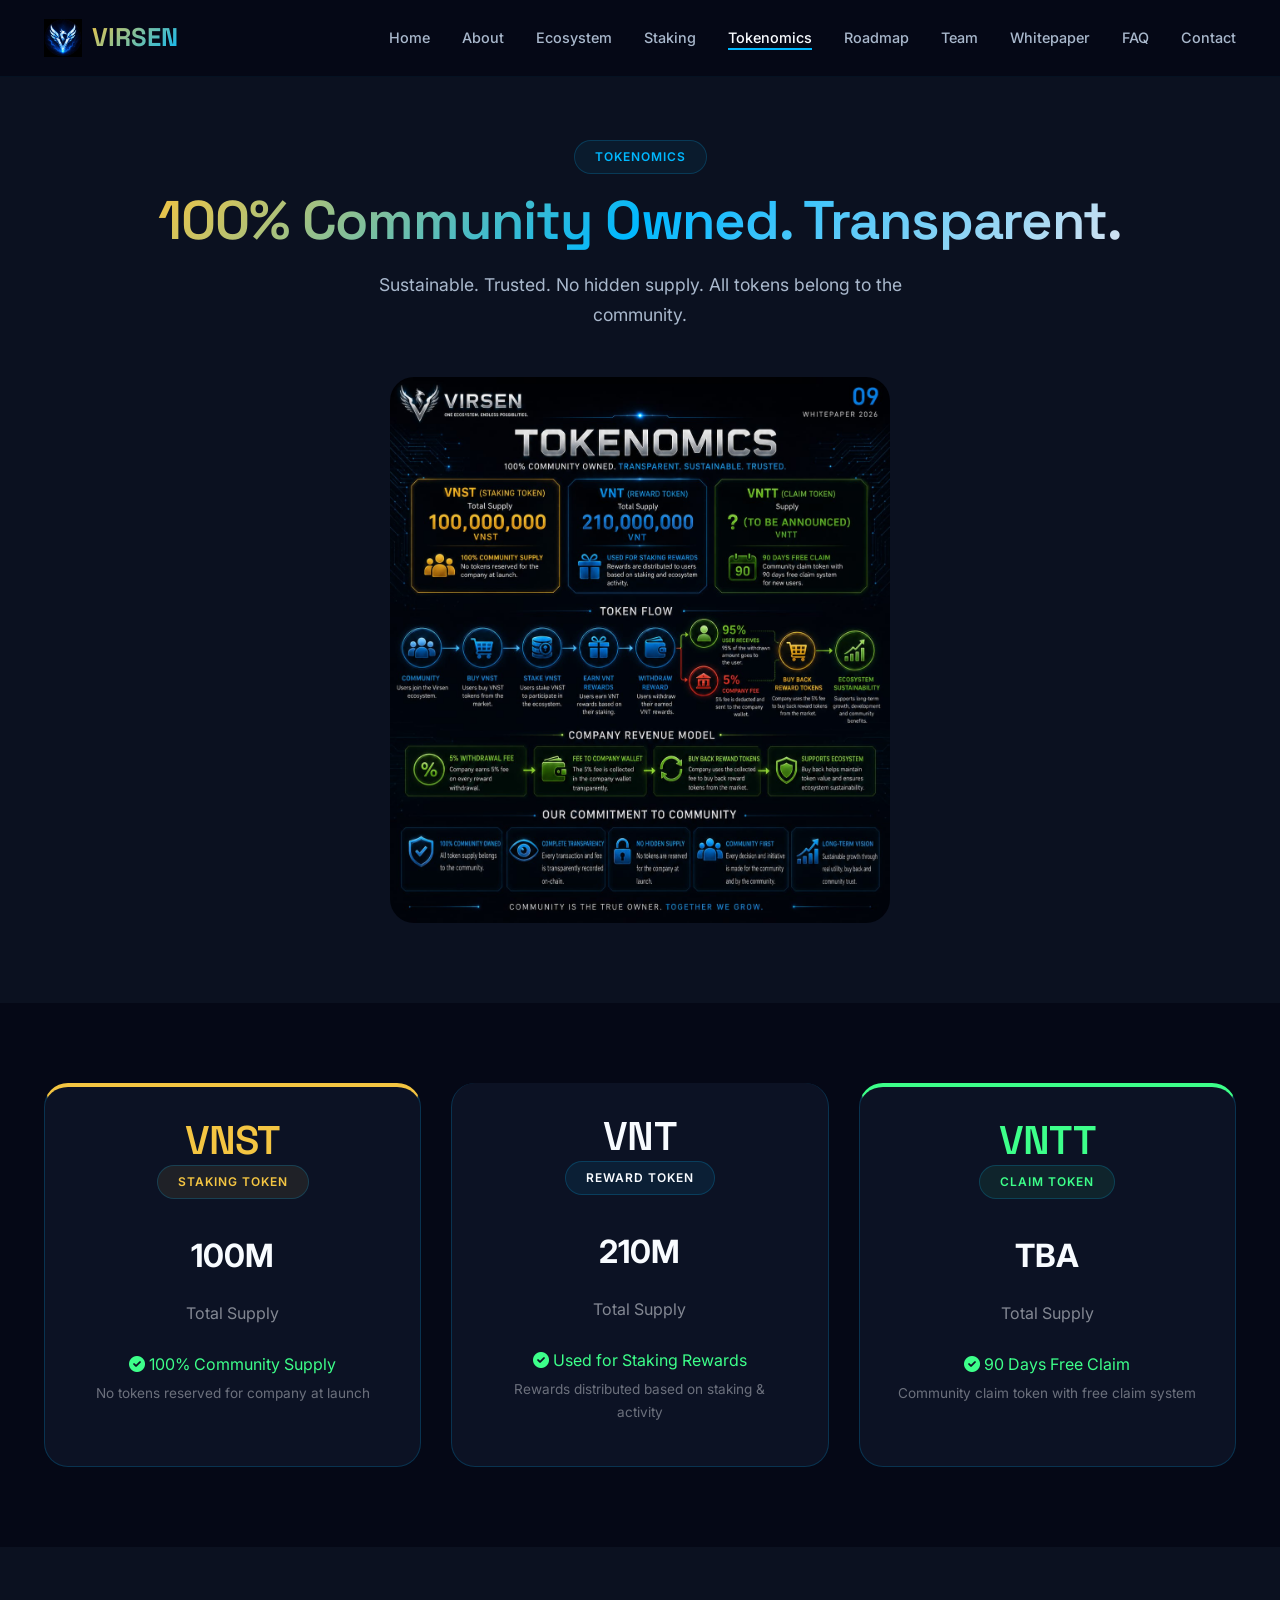
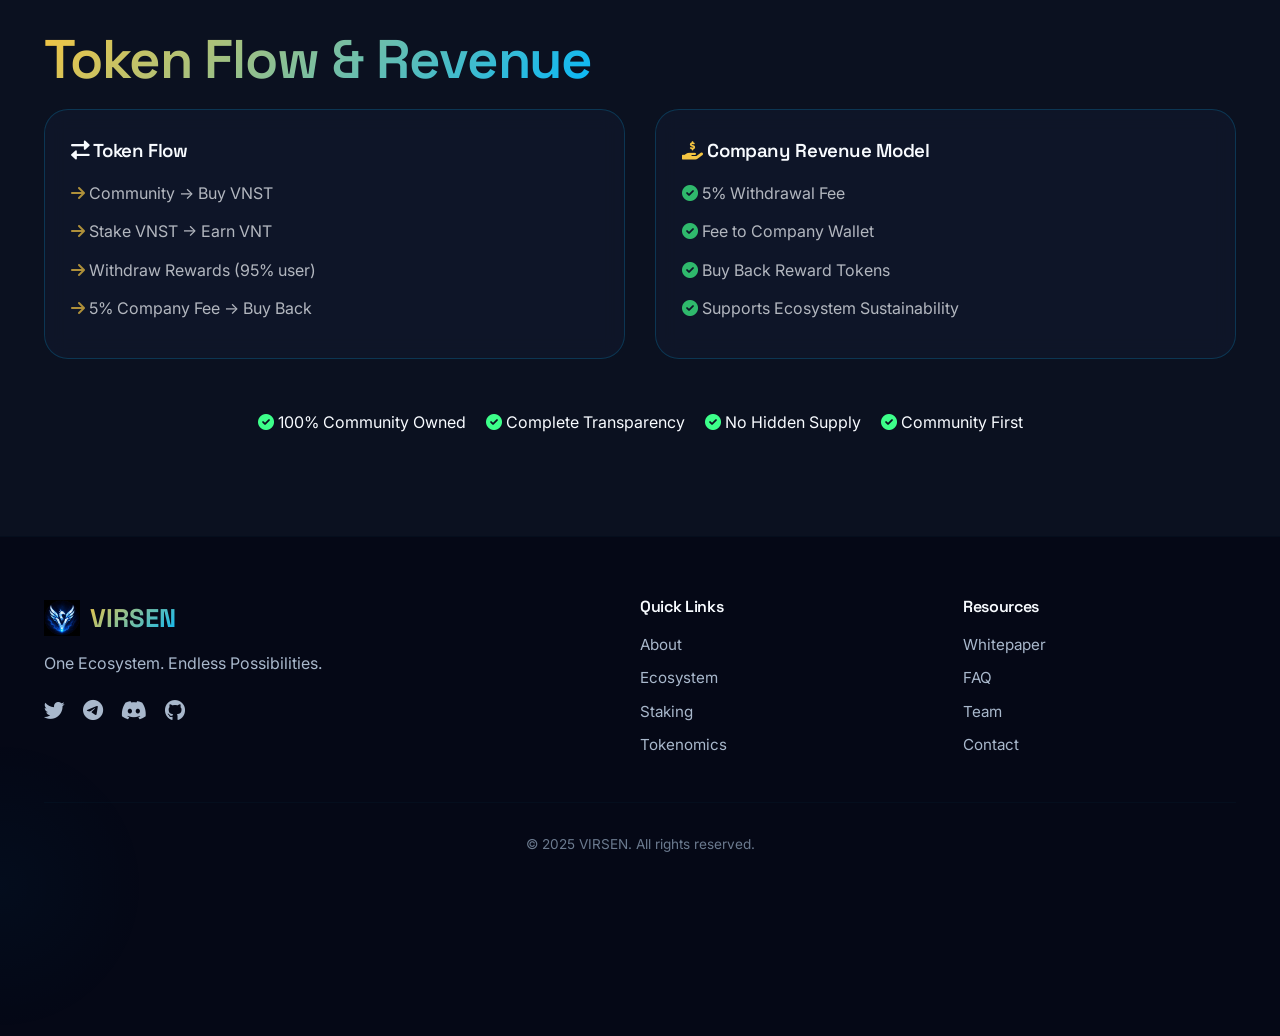
<file: tokenomics.html>
<!DOCTYPE html>
<html lang="en">
<head>
    <meta charset="UTF-8" />
    <meta name="viewport" content="width=device-width, initial-scale=1.0" />
    <title>Tokenomics — VIRSEN</title>
    <link rel="preconnect" href="https://fonts.googleapis.com" />
    <link rel="preconnect" href="https://fonts.gstatic.com" crossorigin />
    <link href="https://fonts.googleapis.com/css2?family=Space+Grotesk:wght@400;500;600;700&family=Inter:wght@400;500;600;700&display=swap" rel="stylesheet" />
    <link rel="stylesheet" href="https://cdnjs.cloudflare.com/ajax/libs/font-awesome/6.0.0-beta3/css/all.min.css" />
    <link rel="stylesheet" href="assets/css/style.css" />
    <link rel="icon" href="assets/images/logo-virsen.png" type="image/png" />
</head>
<body>

    <nav class="navbar" id="navbar">
        <div class="container">
            <a href="index.html" class="logo">
                <img src="assets/images/logo-virsen.png" alt="VIRSEN Logo" />
                <span class="logo-text">VIRSEN</span>
            </a>
            <ul class="nav-links" id="navLinks">
                <li><a href="index.html">Home</a></li>
                <li><a href="about.html">About</a></li>
                <li><a href="ecosystem.html">Ecosystem</a></li>
                <li><a href="staking.html">Staking</a></li>
                <li><a href="tokenomics.html" class="active">Tokenomics</a></li>
                <li><a href="roadmap.html">Roadmap</a></li>
                <li><a href="team.html">Team</a></li>
                <li><a href="whitepaper.html">Whitepaper</a></li>
                <li><a href="faq.html">FAQ</a></li>
                <li><a href="contact.html">Contact</a></li>
            </ul>
            <button class="hamburger" id="hamburger"><i class="fas fa-bars"></i></button>
        </div>
    </nav>

    <!-- Tokenomics Hero -->
    <section style="padding-top:140px;min-height:40vh;display:flex;align-items:center;text-align:center;">
        <div class="container">
            <div class="section-badge">Tokenomics</div>
            <h1 class="section-title">100% Community Owned. <span class="text-gold">Transparent.</span></h1>
            <p class="section-sub">Sustainable. Trusted. No hidden supply. All tokens belong to the community.</p>
            <img src="assets/images/tokenomics-chart.png" alt="Tokenomics" style="max-width:500px;margin:30px auto 0;border-radius:var(--radius-card);box-shadow:var(--shadow-dark);" />
        </div>
    </section>

    <!-- Token Details -->
    <section style="background:var(--secondary);">
        <div class="container">
            <div style="display:grid;grid-template-columns:1fr 1fr 1fr;gap:30px;">
                <div class="card-premium reveal" style="border-top:4px solid var(--gold);text-align:center;">
                    <h2 style="color:var(--gold);font-size:2.5rem;">VNST</h2>
                    <div class="section-badge" style="background:rgba(255,213,74,0.08);color:var(--gold);">Staking Token</div>
                    <p style="font-size:2rem;font-weight:700;margin:16px 0;">100M</p>
                    <p style="opacity:0.5;">Total Supply</p>
                    <div style="background:var(--primary);padding:12px;border-radius:var(--radius-input);margin-top:12px;">
                        <span style="color:var(--green);"><i class="fas fa-check-circle"></i> 100% Community Supply</span>
                        <p style="opacity:0.4;font-size:0.85rem;margin-top:4px;">No tokens reserved for company at launch</p>
                    </div>
                </div>
                <div class="card-premium reveal" style="border-top:4px solid var(--blue);text-align:center;">
                    <h2 style="color:var(--blue);font-size:2.5rem;">VNT</h2>
                    <div class="section-badge" style="background:rgba(0,184,255,0.08);color:var(--blue);">Reward Token</div>
                    <p style="font-size:2rem;font-weight:700;margin:16px 0;">210M</p>
                    <p style="opacity:0.5;">Total Supply</p>
                    <div style="background:var(--primary);padding:12px;border-radius:var(--radius-input);margin-top:12px;">
                        <span style="color:var(--green);"><i class="fas fa-check-circle"></i> Used for Staking Rewards</span>
                        <p style="opacity:0.4;font-size:0.85rem;margin-top:4px;">Rewards distributed based on staking &amp; activity</p>
                    </div>
                </div>
                <div class="card-premium reveal" style="border-top:4px solid var(--green);text-align:center;">
                    <h2 style="color:var(--green);font-size:2.5rem;">VNTT</h2>
                    <div class="section-badge" style="background:rgba(50,255,146,0.08);color:var(--green);">Claim Token</div>
                    <p style="font-size:2rem;font-weight:700;margin:16px 0;">TBA</p>
                    <p style="opacity:0.5;">Total Supply</p>
                    <div style="background:var(--primary);padding:12px;border-radius:var(--radius-input);margin-top:12px;">
                        <span style="color:var(--green);"><i class="fas fa-check-circle"></i> 90 Days Free Claim</span>
                        <p style="opacity:0.4;font-size:0.85rem;margin-top:4px;">Community claim token with free claim system</p>
                    </div>
                </div>
            </div>
        </div>
    </section>

    <!-- Token Flow & Revenue -->
    <section>
        <div class="container">
            <h2 class="section-title">Token <span class="text-blue">Flow</span> &amp; <span class="text-gold">Revenue</span></h2>
            <div style="display:grid;grid-template-columns:1fr 1fr;gap:30px;">
                <div class="card-premium reveal">
                    <h3><i class="fas fa-exchange-alt text-blue"></i> Token Flow</h3>
                    <ul style="list-style:none;margin-top:12px;line-height:2.4;opacity:0.7;">
                        <li><i class="fas fa-arrow-right text-gold"></i> Community → Buy VNST</li>
                        <li><i class="fas fa-arrow-right text-gold"></i> Stake VNST → Earn VNT</li>
                        <li><i class="fas fa-arrow-right text-gold"></i> Withdraw Rewards (95% user)</li>
                        <li><i class="fas fa-arrow-right text-gold"></i> 5% Company Fee → Buy Back</li>
                    </ul>
                </div>
                <div class="card-premium reveal">
                    <h3><i class="fas fa-hand-holding-usd text-gold"></i> Company Revenue Model</h3>
                    <ul style="list-style:none;margin-top:12px;line-height:2.4;opacity:0.7;">
                        <li><i class="fas fa-check-circle text-green"></i> 5% Withdrawal Fee</li>
                        <li><i class="fas fa-check-circle text-green"></i> Fee to Company Wallet</li>
                        <li><i class="fas fa-check-circle text-green"></i> Buy Back Reward Tokens</li>
                        <li><i class="fas fa-check-circle text-green"></i> Supports Ecosystem Sustainability</li>
                    </ul>
                </div>
            </div>
            <div style="text-align:center;margin-top:30px;">
                <div style="display:inline-flex;gap:20px;flex-wrap:wrap;background:var(--card);padding:20px 30px;border-radius:var(--radius-card);">
                    <span><i class="fas fa-check-circle text-green"></i> 100% Community Owned</span>
                    <span><i class="fas fa-check-circle text-green"></i> Complete Transparency</span>
                    <span><i class="fas fa-check-circle text-green"></i> No Hidden Supply</span>
                    <span><i class="fas fa-check-circle text-green"></i> Community First</span>
                </div>
            </div>
        </div>
    </section>

    <footer class="footer">
        <div class="container">
            <div class="footer-grid">
                <div class="footer-brand">
                    <a href="index.html" class="logo">
                        <img src="assets/images/logo-virsen.png" alt="VIRSEN" style="height:36px;" />
                        <span class="logo-text">VIRSEN</span>
                    </a>
                    <p>One Ecosystem. Endless Possibilities.</p>
                    <div class="footer-social">
                        <a href="#"><i class="fab fa-twitter"></i></a>
                        <a href="#"><i class="fab fa-telegram"></i></a>
                        <a href="#"><i class="fab fa-discord"></i></a>
                        <a href="#"><i class="fab fa-github"></i></a>
                    </div>
                </div>
                <div class="footer-links">
                    <h4>Quick Links</h4>
                    <ul>
                        <li><a href="about.html">About</a></li>
                        <li><a href="ecosystem.html">Ecosystem</a></li>
                        <li><a href="staking.html">Staking</a></li>
                        <li><a href="tokenomics.html">Tokenomics</a></li>
                    </ul>
                </div>
                <div class="footer-links">
                    <h4>Resources</h4>
                    <ul>
                        <li><a href="whitepaper.html">Whitepaper</a></li>
                        <li><a href="faq.html">FAQ</a></li>
                        <li><a href="team.html">Team</a></li>
                        <li><a href="contact.html">Contact</a></li>
                    </ul>
                </div>
            </div>
            <div class="footer-copy">&copy; 2025 VIRSEN. All rights reserved.</div>
        </div>
    </footer>

    <button class="back-top" id="backTop"><i class="fas fa-arrow-up"></i></button>
    <script src="assets/js/main.js"></script>
</body>
</html>
</file>
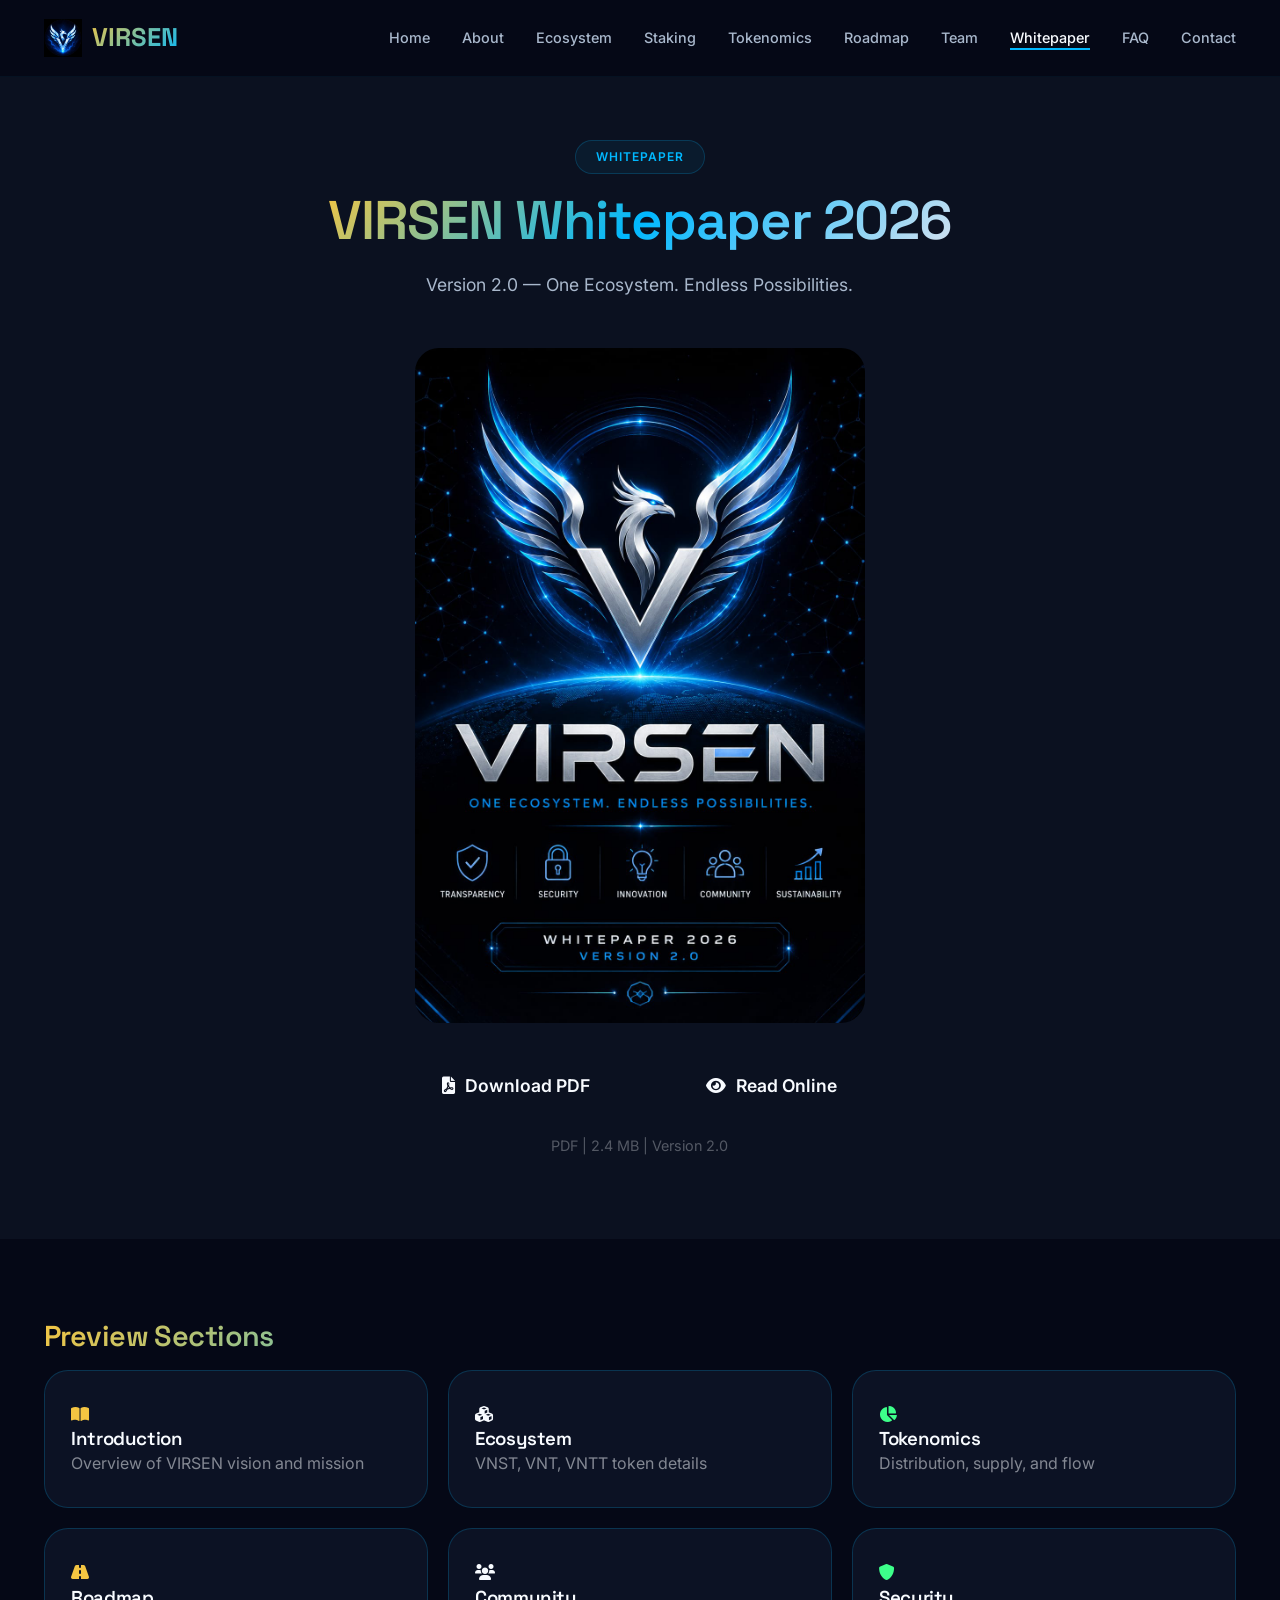
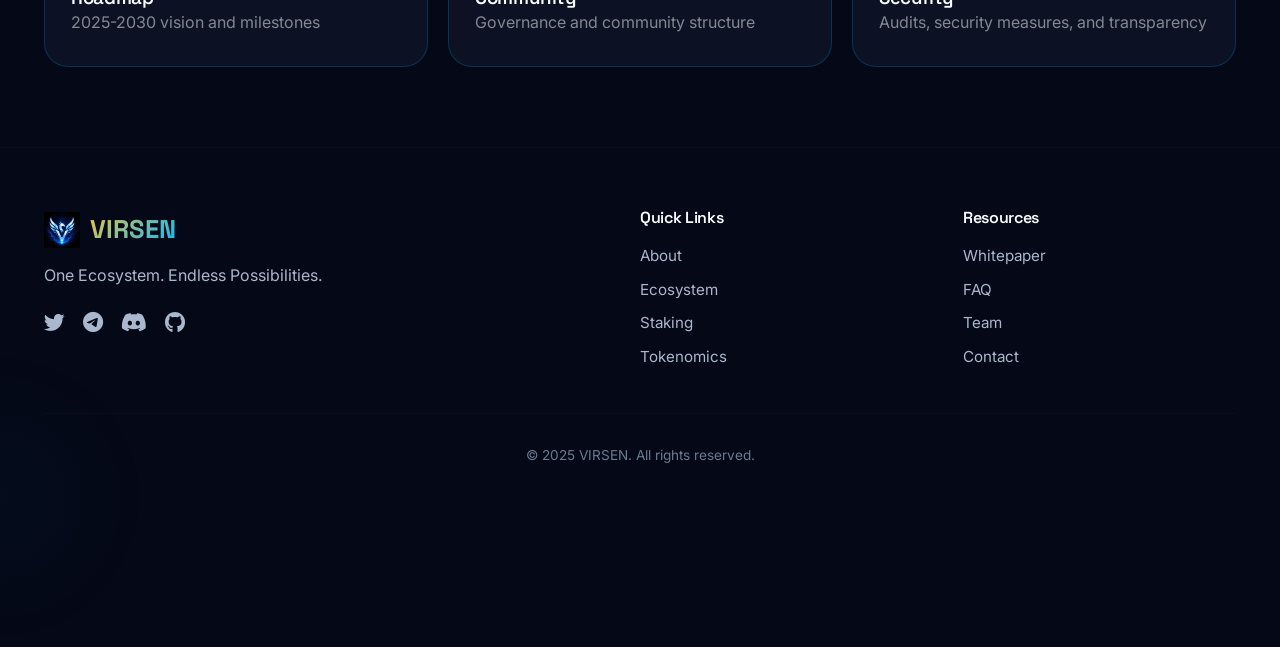
<file: whitepaper.html>
<!DOCTYPE html>
<html lang="en">
<head>
    <meta charset="UTF-8" />
    <meta name="viewport" content="width=device-width, initial-scale=1.0" />
    <title>Whitepaper — VIRSEN</title>
    <link rel="preconnect" href="https://fonts.googleapis.com" />
    <link rel="preconnect" href="https://fonts.gstatic.com" crossorigin />
    <link href="https://fonts.googleapis.com/css2?family=Space+Grotesk:wght@400;500;600;700&family=Inter:wght@400;500;600;700&display=swap" rel="stylesheet" />
    <link rel="stylesheet" href="https://cdnjs.cloudflare.com/ajax/libs/font-awesome/6.0.0-beta3/css/all.min.css" />
    <link rel="stylesheet" href="assets/css/style.css" />
    <link rel="icon" href="assets/images/logo-virsen.png" type="image/png" />
</head>
<body>

    <nav class="navbar" id="navbar">
        <div class="container">
            <a href="index.html" class="logo">
                <img src="assets/images/logo-virsen.png" alt="VIRSEN Logo" />
                <span class="logo-text">VIRSEN</span>
            </a>
            <ul class="nav-links" id="navLinks">
                <li><a href="index.html">Home</a></li>
                <li><a href="about.html">About</a></li>
                <li><a href="ecosystem.html">Ecosystem</a></li>
                <li><a href="staking.html">Staking</a></li>
                <li><a href="tokenomics.html">Tokenomics</a></li>
                <li><a href="roadmap.html">Roadmap</a></li>
                <li><a href="team.html">Team</a></li>
                <li><a href="whitepaper.html" class="active">Whitepaper</a></li>
                <li><a href="faq.html">FAQ</a></li>
                <li><a href="contact.html">Contact</a></li>
            </ul>
            <button class="hamburger" id="hamburger"><i class="fas fa-bars"></i></button>
        </div>
    </nav>

    <!-- Whitepaper Hero -->
    <section class="whitepaper-hero">
        <div class="container">
            <div class="section-badge text-gold">Whitepaper</div>
            <h1 class="section-title">VIRSEN <span class="text-gold">Whitepaper 2026</span></h1>
            <p class="section-sub" style="max-width:600px;">Version 2.0 — One Ecosystem. Endless Possibilities.</p>
            
            <img src="assets/images/whitepaper-cover.jpeg" alt="Whitepaper Cover" style="max-width:450px;margin:0 auto 30px;border-radius:var(--radius-card);box-shadow:var(--shadow-dark);" />
            
            <div style="display:flex;gap:20px;justify-content:center;flex-wrap:wrap;">
                <a href="#" class="btn btn-gold btn-ripple" style="font-size:1.1rem;padding:18px 48px;">
                    <i class="fas fa-file-pdf"></i> Download PDF
                </a>
                <a href="#" class="btn btn-outline" style="font-size:1.1rem;padding:18px 48px;">
                    <i class="fas fa-eye"></i> Read Online
                </a>
            </div>
            <p style="opacity:0.3;margin-top:16px;font-size:0.9rem;">PDF | 2.4 MB | Version 2.0</p>
        </div>
    </section>

    <!-- Whitepaper Preview -->
    <section style="background:var(--secondary);">
        <div class="container">
            <h2 class="section-title" style="font-size:1.8rem;">Preview <span class="text-blue">Sections</span></h2>
            <div style="display:grid;grid-template-columns:repeat(3,1fr);gap:20px;">
                <div class="card-premium reveal">
                    <div class="icon text-gold"><i class="fas fa-book-open"></i></div>
                    <h3>Introduction</h3>
                    <p style="opacity:0.5;">Overview of VIRSEN vision and mission</p>
                </div>
                <div class="card-premium reveal">
                    <div class="icon text-blue"><i class="fas fa-cubes"></i></div>
                    <h3>Ecosystem</h3>
                    <p style="opacity:0.5;">VNST, VNT, VNTT token details</p>
                </div>
                <div class="card-premium reveal">
                    <div class="icon text-green"><i class="fas fa-chart-pie"></i></div>
                    <h3>Tokenomics</h3>
                    <p style="opacity:0.5;">Distribution, supply, and flow</p>
                </div>
                <div class="card-premium reveal">
                    <div class="icon text-gold"><i class="fas fa-road"></i></div>
                    <h3>Roadmap</h3>
                    <p style="opacity:0.5;">2025-2030 vision and milestones</p>
                </div>
                <div class="card-premium reveal">
                    <div class="icon text-blue"><i class="fas fa-users"></i></div>
                    <h3>Community</h3>
                    <p style="opacity:0.5;">Governance and community structure</p>
                </div>
                <div class="card-premium reveal">
                    <div class="icon text-green"><i class="fas fa-shield-alt"></i></div>
                    <h3>Security</h3>
                    <p style="opacity:0.5;">Audits, security measures, and transparency</p>
                </div>
            </div>
        </div>
    </section>

    <footer class="footer">
        <div class="container">
            <div class="footer-grid">
                <div class="footer-brand">
                    <a href="index.html" class="logo">
                        <img src="assets/images/logo-virsen.png" alt="VIRSEN" style="height:36px;" />
                        <span class="logo-text">VIRSEN</span>
                    </a>
                    <p>One Ecosystem. Endless Possibilities.</p>
                    <div class="footer-social">
                        <a href="#"><i class="fab fa-twitter"></i></a>
                        <a href="#"><i class="fab fa-telegram"></i></a>
                        <a href="#"><i class="fab fa-discord"></i></a>
                        <a href="#"><i class="fab fa-github"></i></a>
                    </div>
                </div>
                <div class="footer-links">
                    <h4>Quick Links</h4>
                    <ul>
                        <li><a href="about.html">About</a></li>
                        <li><a href="ecosystem.html">Ecosystem</a></li>
                        <li><a href="staking.html">Staking</a></li>
                        <li><a href="tokenomics.html">Tokenomics</a></li>
                    </ul>
                </div>
                <div class="footer-links">
                    <h4>Resources</h4>
                    <ul>
                        <li><a href="whitepaper.html">Whitepaper</a></li>
                        <li><a href="faq.html">FAQ</a></li>
                        <li><a href="team.html">Team</a></li>
                        <li><a href="contact.html">Contact</a></li>
                    </ul>
                </div>
            </div>
            <div class="footer-copy">&copy; 2025 VIRSEN. All rights reserved.</div>
        </div>
    </footer>

    <button class="back-top" id="backTop"><i class="fas fa-arrow-up"></i></button>
    <script src="assets/js/main.js"></script>
</body>
</html>
</file>
<file: assets/css/style.css>
/* ============================================================
   VIRSEN OFFICIAL DESIGN SYSTEM v6.0 - Enterprise Edition
   Brand Architecture - Premium Production
   ============================================================ */

/* ----- RESET & BASE ----- */
* {
    margin: 0;
    padding: 0;
    box-sizing: border-box;
}

:root {
    /* Backgrounds */
    --bg-primary: #050816;
    --bg-secondary: #0B1120;
    --bg-glass: rgba(18, 26, 45, 0.65);
    
    /* Colors */
    --gold: #F4C542;
    --cyan: #00B8FF;
    --green: #3DFF8A;
    --silver: #D8E3F0;
    --white: #F8FBFF;
    --text-secondary: #A9B8CC;
    --muted: #6B7A8F;
    
    /* Border */
    --border-normal: rgba(0, 184, 255, 0.20);
    --border-cyan: #00B8FF;
    --border-gold: rgba(244, 197, 66, 0.20);
    --border-green: rgba(61, 255, 138, 0.20);
    
    /* Shadows */
    --shadow-blue: 0 20px 60px rgba(0, 184, 255, 0.12);
    --shadow-gold: 0 20px 60px rgba(244, 197, 66, 0.10);
    --shadow-green: 0 20px 60px rgba(61, 255, 138, 0.10);
    
    /* Radius */
    --radius-btn: 50px;
    --radius-card: 24px;
    --radius-input: 16px;
    
    /* Transitions */
    --transition: all 0.35s cubic-bezier(0.25, 0.46, 0.45, 0.94);
}

/* ----- SCROLLBAR ----- */
::-webkit-scrollbar { width: 6px; }
::-webkit-scrollbar-track { background: var(--bg-primary); }
::-webkit-scrollbar-thumb { background: var(--cyan); border-radius: 10px; }

/* ----- BASE ----- */
html {
    scroll-behavior: smooth;
}

body {
    font-family: 'Inter', sans-serif;
    background: var(--bg-primary);
    color: var(--white);
    line-height: 1.7;
    overflow-x: hidden;
    opacity: 0;
    animation: pageFadeIn 0.6s ease forwards;
}

@keyframes pageFadeIn {
    from { opacity: 0; transform: translateY(12px); }
    to { opacity: 1; transform: translateY(0); }
}

h1, h2, h3, h4, h5, h6 {
    font-family: 'Space Grotesk', sans-serif;
    font-weight: 600;
    letter-spacing: -0.02em;
    line-height: 1.2;
}

a {
    text-decoration: none;
    color: inherit;
}

img {
    max-width: 100%;
    display: block;
}

.container {
    max-width: 1240px;
    margin: 0 auto;
    padding: 0 24px;
}

/* ----- UTILITY ----- */
.text-cyan { color: var(--cyan); }
.text-gold { color: var(--gold); }
.text-green { color: var(--green); }
.text-silver { color: var(--silver); }
.text-muted { color: var(--muted); }
.text-secondary { color: var(--text-secondary); }
.bg-glass { background: var(--bg-glass); }
.bg-secondary { background: var(--bg-secondary); }

/* ----- SECTION BADGE ----- */
.section-badge {
    display: inline-block;
    background: rgba(0, 184, 255, 0.06);
    padding: 6px 20px;
    border-radius: 40px;
    font-size: 0.75rem;
    font-weight: 600;
    color: var(--cyan);
    border: 1px solid var(--border-normal);
    letter-spacing: 1px;
    text-transform: uppercase;
    margin-bottom: 14px;
}

.section-badge.gold {
    background: rgba(244, 197, 66, 0.06);
    border-color: var(--border-gold);
    color: var(--gold);
}

.section-badge.green {
    background: rgba(61, 255, 138, 0.06);
    border-color: var(--border-green);
    color: var(--green);
}

/* ----- SECTION TITLE ----- */
.section-title {
    font-size: clamp(2.2rem, 5vw, 3.4rem);
    margin-bottom: 16px;
    background: linear-gradient(135deg, var(--gold), var(--cyan), var(--silver));
    -webkit-background-clip: text;
    -webkit-text-fill-color: transparent;
    background-clip: text;
}

.section-sub {
    font-size: 1.1rem;
    color: var(--text-secondary);
    max-width: 600px;
    margin: 0 auto 48px;
    text-align: center;
}

/* ----- BUTTONS (Premium) ----- */
.btn {
    display: inline-flex;
    align-items: center;
    gap: 10px;
    padding: 14px 34px;
    border-radius: var(--radius-btn);
    font-weight: 600;
    font-size: 0.95rem;
    font-family: 'Inter', sans-serif;
    transition: var(--transition);
    cursor: pointer;
    border: none;
    position: relative;
    overflow: hidden;
}

/* Primary - Gold */
.btn-primary {
    background: linear-gradient(135deg, var(--gold), #e0b030);
    color: var(--bg-primary);
}
.btn-primary:hover {
    transform: scale(1.04) translateY(-3px);
    box-shadow: var(--shadow-gold);
}

/* Secondary - Cyan Outline */
.btn-secondary {
    background: transparent;
    border: 1.5px solid var(--cyan);
    color: var(--cyan);
}
.btn-secondary:hover {
    background: var(--cyan);
    color: var(--bg-primary);
    box-shadow: var(--shadow-blue);
    transform: translateY(-3px);
}

/* Telegram */
.btn-telegram {
    background: #0088cc;
    color: #fff;
}
.btn-telegram:hover {
    transform: scale(1.04) translateY(-3px);
    box-shadow: 0 20px 60px rgba(0, 136, 204, 0.25);
}

/* Whitepaper - Cyan Gradient */
.btn-whitepaper {
    background: linear-gradient(135deg, var(--cyan), #0090d0);
    color: #fff;
}
.btn-whitepaper:hover {
    transform: scale(1.04) translateY(-3px);
    box-shadow: var(--shadow-blue);
}

/* Glass Button */
.btn-glass {
    background: var(--bg-glass);
    color: var(--white);
    border: 1px solid var(--border-normal);
    backdrop-filter: blur(10px);
}
.btn-glass:hover {
    border-color: var(--cyan);
    box-shadow: var(--shadow-blue);
    transform: translateY(-3px);
}

/* Button Shine Effect */
.btn-primary::after,
.btn-whitepaper::after,
.btn-telegram::after {
    content: '';
    position: absolute;
    top: -50%;
    left: -60%;
    width: 200%;
    height: 200%;
    background: linear-gradient(90deg, transparent, rgba(255,255,255,0.15), transparent);
    transform: rotate(25deg);
    animation: shine 3s infinite;
}

@keyframes shine {
    0% { left: -60%; }
    100% { left: 60%; }
}

/* ----- CARDS (Glass) ----- */
.card-premium {
    background: var(--bg-glass);
    border-radius: var(--radius-card);
    padding: 30px 26px;
    border: 1px solid var(--border-normal);
    transition: var(--transition);
    backdrop-filter: blur(10px);
    -webkit-backdrop-filter: blur(10px);
}
.card-premium:hover {
    transform: translateY(-8px);
    border-color: var(--cyan);
    box-shadow: var(--shadow-blue);
}

/* Token Cards */
.card-vnst {
    border: 1px solid var(--border-gold);
}
.card-vnst:hover {
    border-color: var(--gold);
    box-shadow: var(--shadow-gold);
}

.card-vnt {
    border: 1px solid var(--border-normal);
}
.card-vnt:hover {
    border-color: var(--cyan);
    box-shadow: var(--shadow-blue);
}

.card-vntt {
    border: 1px solid var(--border-green);
}
.card-vntt:hover {
    border-color: var(--green);
    box-shadow: var(--shadow-green);
}

/* ----- NAVBAR ----- */
.navbar {
    position: fixed;
    top: 0;
    left: 0;
    width: 100%;
    z-index: 999;
    background: rgba(5, 8, 22, 0.85);
    backdrop-filter: blur(10px);
    -webkit-backdrop-filter: blur(10px);
    border-bottom: 1px solid rgba(0, 184, 255, 0.05);
    padding: 16px 0;
    transition: var(--transition);
}
.navbar.scrolled {
    padding: 10px 0;
    background: rgba(5, 8, 22, 0.95);
    box-shadow: 0 10px 40px rgba(0,0,0,0.3);
}
.navbar .container {
    display: flex;
    justify-content: space-between;
    align-items: center;
}

.logo {
    display: flex;
    align-items: center;
    gap: 10px;
    font-family: 'Space Grotesk', sans-serif;
    font-size: 1.6rem;
    font-weight: 700;
    transition: var(--transition);
}
.logo:hover {
    transform: scale(1.05);
}
.logo img {
    height: 38px;
}
.logo-text {
    background: linear-gradient(135deg, var(--gold), var(--cyan));
    -webkit-background-clip: text;
    -webkit-text-fill-color: transparent;
    background-clip: text;
}

.nav-links {
    display: flex;
    gap: 32px;
    list-style: none;
    font-weight: 500;
    font-size: 0.9rem;
}
.nav-links a {
    color: var(--text-secondary);
    transition: var(--transition);
    position: relative;
}
.nav-links a::after {
    content: '';
    position: absolute;
    bottom: -4px;
    left: 0;
    width: 0;
    height: 2px;
    background: var(--cyan);
    transition: var(--transition);
}
.nav-links a:hover,
.nav-links a.active {
    color: var(--white);
}
.nav-links a:hover::after,
.nav-links a.active::after {
    width: 100%;
}

.hamburger {
    display: none;
    font-size: 1.6rem;
    color: var(--white);
    cursor: pointer;
    background: none;
    border: none;
}

/* ----- HERO ----- */
.hero {
    min-height: 100vh;
    display: flex;
    align-items: center;
    padding: 120px 0 80px;
    position: relative;
    overflow: hidden;
}
.hero::before {
    content: '';
    position: absolute;
    inset: 0;
    background: 
        radial-gradient(ellipse at 20% 40%, rgba(0, 184, 255, 0.05), transparent 60%),
        radial-gradient(ellipse at 80% 60%, rgba(244, 197, 66, 0.04), transparent 50%);
    pointer-events: none;
    animation: aurora 30s infinite alternate;
}

@keyframes aurora {
    0% { opacity: 0.5; transform: scale(1); }
    50% { opacity: 1; transform: scale(1.1); }
    100% { opacity: 0.5; transform: scale(0.9); }
}

.hero .container {
    display: grid;
    grid-template-columns: 1fr 1fr;
    gap: 60px;
    align-items: center;
    position: relative;
    z-index: 2;
}

.hero-content .tagline {
    font-size: 1rem;
    color: var(--gold);
    font-weight: 600;
    letter-spacing: 3px;
    text-transform: uppercase;
    margin-bottom: 12px;
}
.hero-content h1 {
    font-size: clamp(2.8rem, 6vw, 4.4rem);
    line-height: 1.05;
    margin-bottom: 16px;
    background: linear-gradient(135deg, var(--gold), var(--cyan), var(--silver));
    -webkit-background-clip: text;
    -webkit-text-fill-color: transparent;
    background-clip: text;
}
.hero-content .sub-text {
    font-size: 1.15rem;
    color: var(--text-secondary);
    max-width: 480px;
}

.hero-badges {
    display: flex;
    gap: 14px;
    flex-wrap: wrap;
    margin: 24px 0 32px;
}
.hero-badges span {
    background: var(--bg-glass);
    padding: 6px 18px;
    border-radius: 40px;
    font-size: 0.85rem;
    border: 1px solid var(--border-normal);
    font-weight: 500;
    backdrop-filter: blur(10px);
    -webkit-backdrop-filter: blur(10px);
}

.hero-buttons {
    display: flex;
    flex-wrap: wrap;
    gap: 14px;
}

.hero-illustration {
    display: flex;
    justify-content: center;
    align-items: center;
}
.hero-illustration img {
    max-width: 100%;
    animation: float 6s ease-in-out infinite;
    filter: drop-shadow(0 20px 60px rgba(0, 184, 255, 0.08));
}

@keyframes float {
    0%, 100% { transform: translateY(0); }
    50% { transform: translateY(-18px); }
}

/* ----- STATS ----- */
.stats {
    padding: 50px 0;
    background: var(--bg-secondary);
    border-top: 1px solid rgba(0, 184, 255, 0.03);
    border-bottom: 1px solid rgba(0, 184, 255, 0.03);
}
.stats-grid {
    display: grid;
    grid-template-columns: repeat(4, 1fr);
    gap: 20px;
}
.stat-card {
    text-align: center;
    padding: 24px;
    background: var(--bg-glass);
    border-radius: var(--radius-card);
    border: 1px solid var(--border-normal);
    backdrop-filter: blur(10px);
    -webkit-backdrop-filter: blur(10px);
    transition: var(--transition);
}
.stat-card:hover {
    border-color: var(--cyan);
    box-shadow: var(--shadow-blue);
}
.stat-number {
    font-size: clamp(2rem, 3vw, 2.8rem);
    font-weight: 700;
    font-family: 'Space Grotesk', sans-serif;
    color: var(--gold);
}
.stat-label {
    color: var(--muted);
    font-weight: 500;
    font-size: 0.9rem;
    margin-top: 2px;
}

/* ----- SECTIONS ----- */
section {
    padding: 80px 0;
}
section:nth-child(even) {
    background: var(--bg-secondary);
}

/* ----- ECOSYSTEM ----- */
.eco-grid {
    display: grid;
    grid-template-columns: repeat(3, 1fr);
    gap: 30px;
}
.eco-card {
    text-align: center;
    padding: 40px 24px;
    background: var(--bg-glass);
    border-radius: var(--radius-card);
    transition: var(--transition);
    border: 1px solid var(--border-normal);
    backdrop-filter: blur(10px);
    -webkit-backdrop-filter: blur(10px);
    cursor: default;
}
.eco-card:hover {
    transform: scale(1.02);
    border-color: var(--cyan);
    box-shadow: var(--shadow-blue);
}
.eco-card .token-icon {
    font-size: 3.6rem;
    font-weight: 700;
    font-family: 'Space Grotesk', sans-serif;
    margin-bottom: 10px;
}
.eco-card.vnst { border-color: var(--border-gold); }
.eco-card.vnst:hover { border-color: var(--gold); box-shadow: var(--shadow-gold); }
.eco-card.vnt { border-color: var(--border-normal); }
.eco-card.vnt:hover { border-color: var(--cyan); box-shadow: var(--shadow-blue); }
.eco-card.vntt { border-color: var(--border-green); }
.eco-card.vntt:hover { border-color: var(--green); box-shadow: var(--shadow-green); }

.eco-card h3 { font-size: 1.4rem; margin-bottom: 6px; }
.eco-card p { color: var(--text-secondary); font-size: 0.95rem; }

/* ----- WHY ----- */
.why-grid {
    display: grid;
    grid-template-columns: repeat(3, 1fr);
    gap: 24px;
}
.why-grid .card-premium .icon {
    font-size: 2.4rem;
    margin-bottom: 14px;
}
.why-grid .card-premium .icon.cyan { color: var(--cyan); }
.why-grid .card-premium .icon.gold { color: var(--gold); }
.why-grid .card-premium .icon.green { color: var(--green); }

/* ----- STAKING ----- */
.staking-wrap {
    display: grid;
    grid-template-columns: 1fr 1fr;
    gap: 50px;
    align-items: center;
}
.staking-timeline {
    display: flex;
    flex-direction: column;
    gap: 10px;
}
.staking-step {
    display: flex;
    align-items: center;
    gap: 16px;
    background: var(--bg-glass);
    padding: 16px 24px;
    border-radius: 60px;
    border-left: 4px solid var(--cyan);
    backdrop-filter: blur(10px);
    -webkit-backdrop-filter: blur(10px);
}
.staking-step .step-num {
    font-weight: 700;
    color: var(--gold);
    font-size: 1.1rem;
    min-width: 28px;
}
.staking-step .step-text { font-weight: 500; color: var(--white); }

.staking-right {
    background: var(--bg-glass);
    border-radius: var(--radius-card);
    padding: 40px;
    text-align: center;
    border: 1px solid var(--border-gold);
    backdrop-filter: blur(10px);
    -webkit-backdrop-filter: blur(10px);
}
.staking-right .big-icon { font-size: 4rem; color: var(--gold); }
.staking-right h3 { font-size: 1.8rem; margin: 12px 0 6px; }
.staking-right .apy { color: var(--green); font-weight: 700; font-size: 1.3rem; }
.staking-right p { color: var(--text-secondary); margin: 8px 0 20px; }

/* ----- REFERRAL ----- */
.ref-grid {
    display: flex;
    justify-content: center;
    gap: 16px;
    flex-wrap: wrap;
}
.ref-card {
    background: var(--bg-glass);
    padding: 22px 32px;
    border-radius: var(--radius-card);
    text-align: center;
    min-width: 100px;
    border: 1px solid var(--border-gold);
    backdrop-filter: blur(10px);
    -webkit-backdrop-filter: blur(10px);
    transition: var(--transition);
}
.ref-card:hover {
    transform: translateY(-4px);
    border-color: var(--gold);
    box-shadow: var(--shadow-gold);
}
.ref-card .percent {
    font-size: 2rem;
    font-weight: 700;
    color: var(--gold);
}
.ref-card .level { color: var(--muted); font-size: 0.85rem; }

/* ----- UTILITY ----- */
.util-grid {
    display: grid;
    grid-template-columns: repeat(3, 1fr);
    gap: 20px;
}
.util-grid .card-premium { text-align: center; }
.util-grid .card-premium .icon { font-size: 2.4rem; }

/* ----- ROADMAP ----- */
.roadmap-timeline {
    display: flex;
    gap: 16px;
    flex-wrap: wrap;
    justify-content: center;
}
.roadmap-year {
    background: var(--bg-glass);
    padding: 26px 34px;
    border-radius: var(--radius-card);
    min-width: 130px;
    text-align: center;
    transition: var(--transition);
    border: 1px solid var(--border-normal);
    backdrop-filter: blur(10px);
    -webkit-backdrop-filter: blur(10px);
}
.roadmap-year:hover {
    border-color: var(--cyan);
    box-shadow: var(--shadow-blue);
    transform: translateY(-4px);
}
.roadmap-year .year {
    font-size: 1.8rem;
    font-weight: 700;
    color: var(--gold);
}
.roadmap-year .phase { color: var(--muted); font-size: 0.85rem; }

/* ----- TEAM ----- */
.team-grid {
    display: grid;
    grid-template-columns: repeat(3, 1fr);
    gap: 30px;
}
.team-card {
    text-align: center;
    padding: 34px 20px 28px;
    background: var(--bg-glass);
    border-radius: var(--radius-card);
    transition: var(--transition);
    border: 1px solid var(--border-normal);
    backdrop-filter: blur(10px);
    -webkit-backdrop-filter: blur(10px);
}
.team-card:hover {
    transform: translateY(-6px);
    border-color: var(--cyan);
    box-shadow: var(--shadow-blue);
}
.team-card img {
    width: 100px;
    height: 100px;
    border-radius: 50%;
    object-fit: cover;
    margin: 0 auto 14px;
    border: 2px solid var(--gold);
    transition: var(--transition);
}
.team-card:hover img {
    border-color: var(--cyan);
    box-shadow: 0 0 40px rgba(0, 184, 255, 0.15);
}
.team-card .badge {
    display: inline-block;
    background: rgba(244, 197, 66, 0.1);
    color: var(--gold);
    padding: 2px 14px;
    border-radius: 20px;
    font-size: 0.7rem;
    font-weight: 600;
    text-transform: uppercase;
    letter-spacing: 1px;
}
.team-card .role { color: var(--text-secondary); font-size: 0.9rem; }

/* ----- PARTNERS ----- */
.partner-logos {
    display: flex;
    flex-wrap: wrap;
    justify-content: center;
    gap: 40px 60px;
    font-size: 1.2rem;
    font-weight: 600;
    color: var(--white);
    opacity: 0.15;
    letter-spacing: 1px;
}

/* ----- SOCIAL ----- */
.social-links {
    display: flex;
    justify-content: center;
    gap: 28px;
    font-size: 2.2rem;
    flex-wrap: wrap;
    margin-top: 16px;
}
.social-links a {
    color: var(--text-secondary);
    transition: var(--transition);
}
.social-links a:hover {
    color: var(--cyan);
    transform: translateY(-3px);
    text-shadow: 0 0 40px rgba(0, 184, 255, 0.2);
}

/* ----- FAQ ----- */
.faq-list {
    max-width: 800px;
    margin: 0 auto;
}
.faq-item {
    background: var(--bg-glass);
    margin-bottom: 12px;
    border-radius: var(--radius-card);
    overflow: hidden;
    border: 1px solid var(--border-normal);
    backdrop-filter: blur(10px);
    -webkit-backdrop-filter: blur(10px);
}
.faq-question {
    padding: 20px 26px;
    font-weight: 600;
    cursor: pointer;
    display: flex;
    justify-content: space-between;
    align-items: center;
    transition: var(--transition);
    font-size: 1.05rem;
    color: var(--white);
}
.faq-question:hover { background: rgba(0, 184, 255, 0.02); }
.faq-question .fa-chevron-down {
    transition: var(--transition);
    color: var(--muted);
}
.faq-item.active .faq-question .fa-chevron-down {
    transform: rotate(180deg);
    color: var(--cyan);
}
.faq-answer {
    padding: 0 26px 22px;
    color: var(--text-secondary);
    display: none;
    font-size: 0.98rem;
    animation: slideDown 0.3s ease forwards;
}
@keyframes slideDown {
    from { opacity: 0; transform: translateY(-8px); }
    to { opacity: 1; transform: translateY(0); }
}
.faq-item.active .faq-answer { display: block; }

/* ----- FOOTER ----- */
.footer {
    background: var(--bg-primary);
    padding: 60px 0 30px;
    border-top: 1px solid rgba(0, 184, 255, 0.03);
}
.footer-grid {
    display: grid;
    grid-template-columns: 2fr 1fr 1fr;
    gap: 50px;
    margin-bottom: 40px;
}
.footer-brand p {
    color: var(--text-secondary);
    margin-top: 10px;
    max-width: 300px;
}
.footer-social {
    display: flex;
    gap: 18px;
    font-size: 1.3rem;
    margin-top: 16px;
}
.footer-social a {
    color: var(--text-secondary);
    transition: var(--transition);
}
.footer-social a:hover {
    color: var(--cyan);
    transform: translateY(-3px);
}
.footer-links h4 {
    color: var(--white);
    font-size: 1rem;
    margin-bottom: 12px;
}
.footer-links ul {
    list-style: none;
    color: var(--text-secondary);
    line-height: 2.2;
    font-size: 0.95rem;
}
.footer-links ul a:hover { color: var(--white); }
.footer-copy {
    text-align: center;
    color: var(--muted);
    font-size: 0.85rem;
    padding-top: 30px;
    border-top: 1px solid rgba(0, 184, 255, 0.03);
}

/* ----- BACK TO TOP ----- */
.back-top {
    position: fixed;
    bottom: 30px;
    right: 30px;
    background: var(--cyan);
    color: var(--bg-primary);
    width: 50px;
    height: 50px;
    border-radius: 50%;
    display: flex;
    align-items: center;
    justify-content: center;
    font-size: 1.2rem;
    box-shadow: var(--shadow-blue);
    opacity: 0;
    pointer-events: none;
    transition: var(--transition);
    z-index: 999;
    border: none;
    cursor: pointer;
}
.back-top.visible {
    opacity: 1;
    pointer-events: auto;
}
.back-top:hover { transform: translateY(-3px); }

/* ----- REVEAL ANIMATION ----- */
.reveal {
    opacity: 0;
    transform: translateY(40px);
    transition: all 0.8s cubic-bezier(0.2, 0.9, 0.3, 1);
}
.reveal.visible {
    opacity: 1;
    transform: translateY(0);
}

/* ----- LOADER ----- */
.loader {
    position: fixed;
    inset: 0;
    background: var(--bg-primary);
    display: flex;
    align-items: center;
    justify-content: center;
    z-index: 9999;
    transition: opacity 0.5s ease, visibility 0.5s ease;
}
.loader.hidden {
    opacity: 0;
    visibility: hidden;
}
.loader .spinner {
    width: 60px;
    height: 60px;
    border: 3px solid var(--border-normal);
    border-top-color: var(--gold);
    border-radius: 50%;
    animation: spin 1s linear infinite;
}
@keyframes spin {
    to { transform: rotate(360deg); }
}

/* ----- RESPONSIVE ----- */
@media (max-width: 1024px) {
    .hero .container {
        grid-template-columns: 1fr;
        text-align: center;
    }
    .hero-buttons { justify-content: center; }
    .hero-badges { justify-content: center; }
    .hero-content .sub-text { margin: 0 auto; }
    
    .stats-grid { grid-template-columns: repeat(2, 1fr); }
    .eco-grid { grid-template-columns: repeat(2, 1fr); }
    .why-grid { grid-template-columns: repeat(2, 1fr); }
    .util-grid { grid-template-columns: repeat(2, 1fr); }
    .team-grid { grid-template-columns: repeat(2, 1fr); }
    .staking-wrap { grid-template-columns: 1fr; }
    .footer-grid { grid-template-columns: 1fr 1fr; }
}

@media (max-width: 720px) {
    .nav-links {
        display: none;
        flex-direction: column;
        background: var(--bg-secondary);
        padding: 24px;
        border-radius: var(--radius-card);
        position: absolute;
        top: 70px;
        right: 20px;
        width: 220px;
        gap: 14px;
        border: 1px solid var(--border-normal);
    }
    .nav-links.open { display: flex; }
    .hamburger { display: block; }
    
    .hero-content h1 { font-size: 2.4rem; }
    
    .eco-grid { grid-template-columns: 1fr; }
    .why-grid { grid-template-columns: 1fr; }
    .util-grid { grid-template-columns: 1fr; }
    .team-grid { grid-template-columns: 1fr; }
    .stats-grid { grid-template-columns: 1fr 1fr; }
    .footer-grid { grid-template-columns: 1fr; gap: 30px; }
    .ref-grid { flex-direction: column; align-items: center; }
    .roadmap-timeline { flex-direction: column; align-items: center; }
    
    .section-title { font-size: 1.8rem; }
}

/* ----- PAGE SPECIFIC ----- */
.about-hero, .whitepaper-hero {
    padding-top: 140px;
    min-height: 50vh;
    display: flex;
    align-items: center;
}
.whitepaper-hero { text-align: center; }
.whitepaper-hero img {
    max-width: 450px;
    margin: 0 auto 30px;
    border-radius: var(--radius-card);
    box-shadow: var(--shadow-blue);
}

.contact-form input,
.contact-form textarea {
    width: 100%;
    padding: 16px 20px;
    border-radius: var(--radius-input);
    background: var(--bg-glass);
    border: 1px solid var(--border-normal);
    color: var(--white);
    font-family: 'Inter', sans-serif;
    font-size: 1rem;
    transition: var(--transition);
    margin-bottom: 16px;
    backdrop-filter: blur(10px);
    -webkit-backdrop-filter: blur(10px);
}
.contact-form input:focus,
.contact-form textarea:focus {
    outline: none;
    border-color: var(--cyan);
    box-shadow: var(--shadow-blue);
}
.contact-form textarea { min-height: 140px; resize: vertical; }

/* Cursor Glow (Desktop only) */
@media (min-width: 1024px) {
    .cursor-glow {
        position: fixed;
        width: 300px;
        height: 300px;
        border-radius: 50%;
        background: radial-gradient(circle, rgba(0, 184, 255, 0.03), transparent 70%);
        pointer-events: none;
        z-index: 0;
        transform: translate(-50%, -50%);
        transition: opacity 0.3s;
    }
}
</file>
